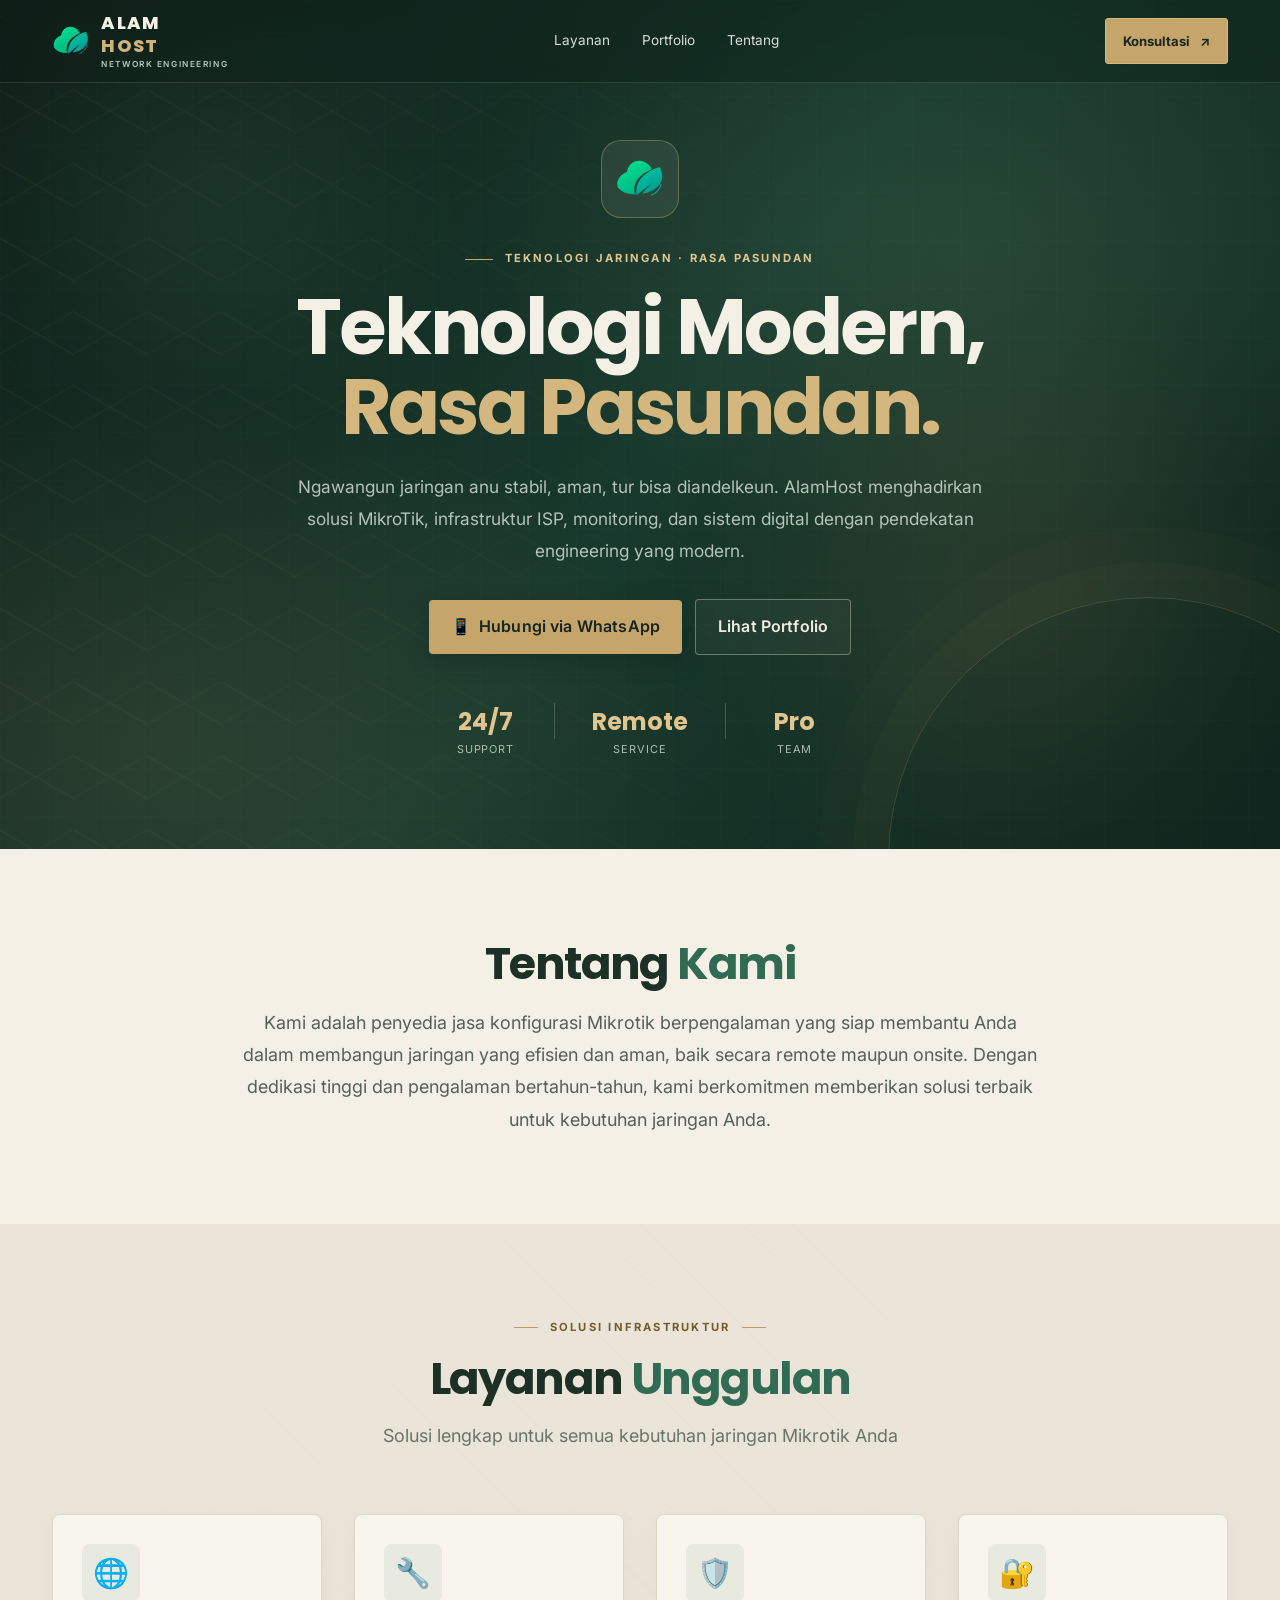
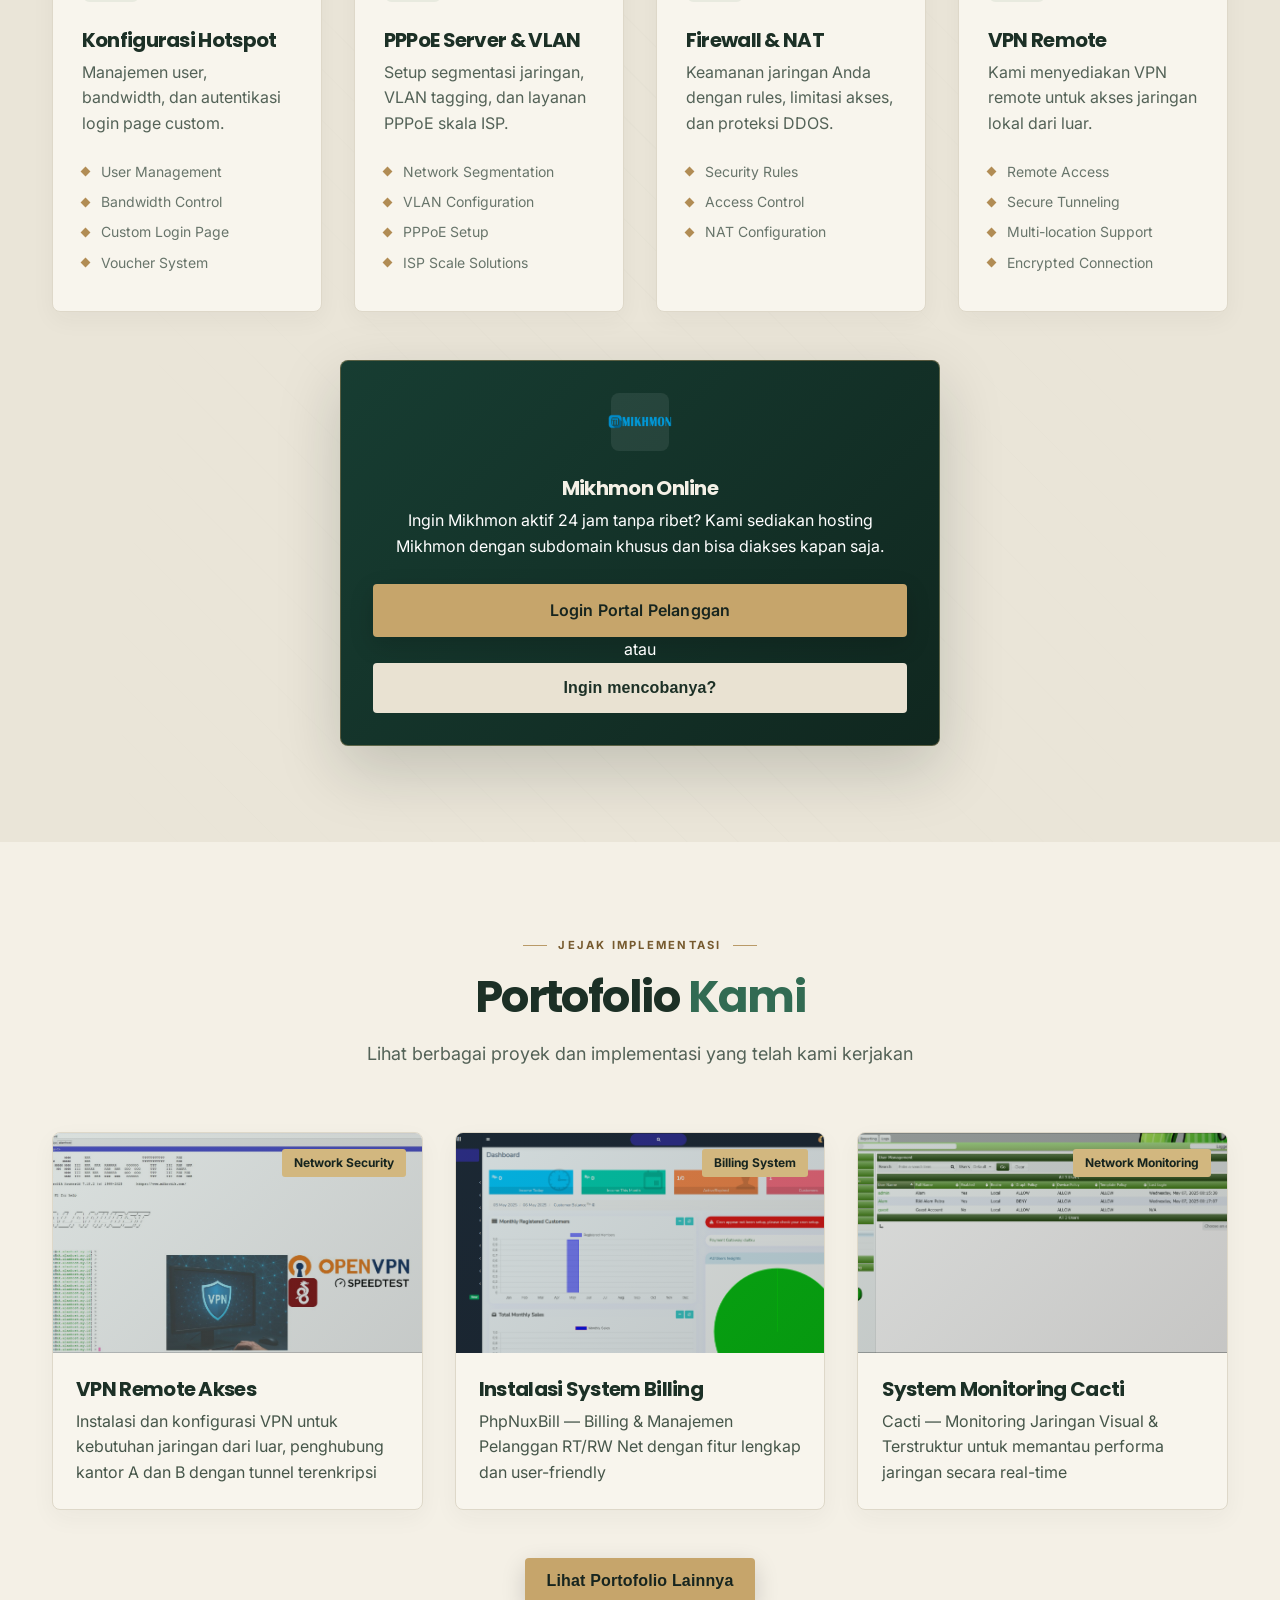
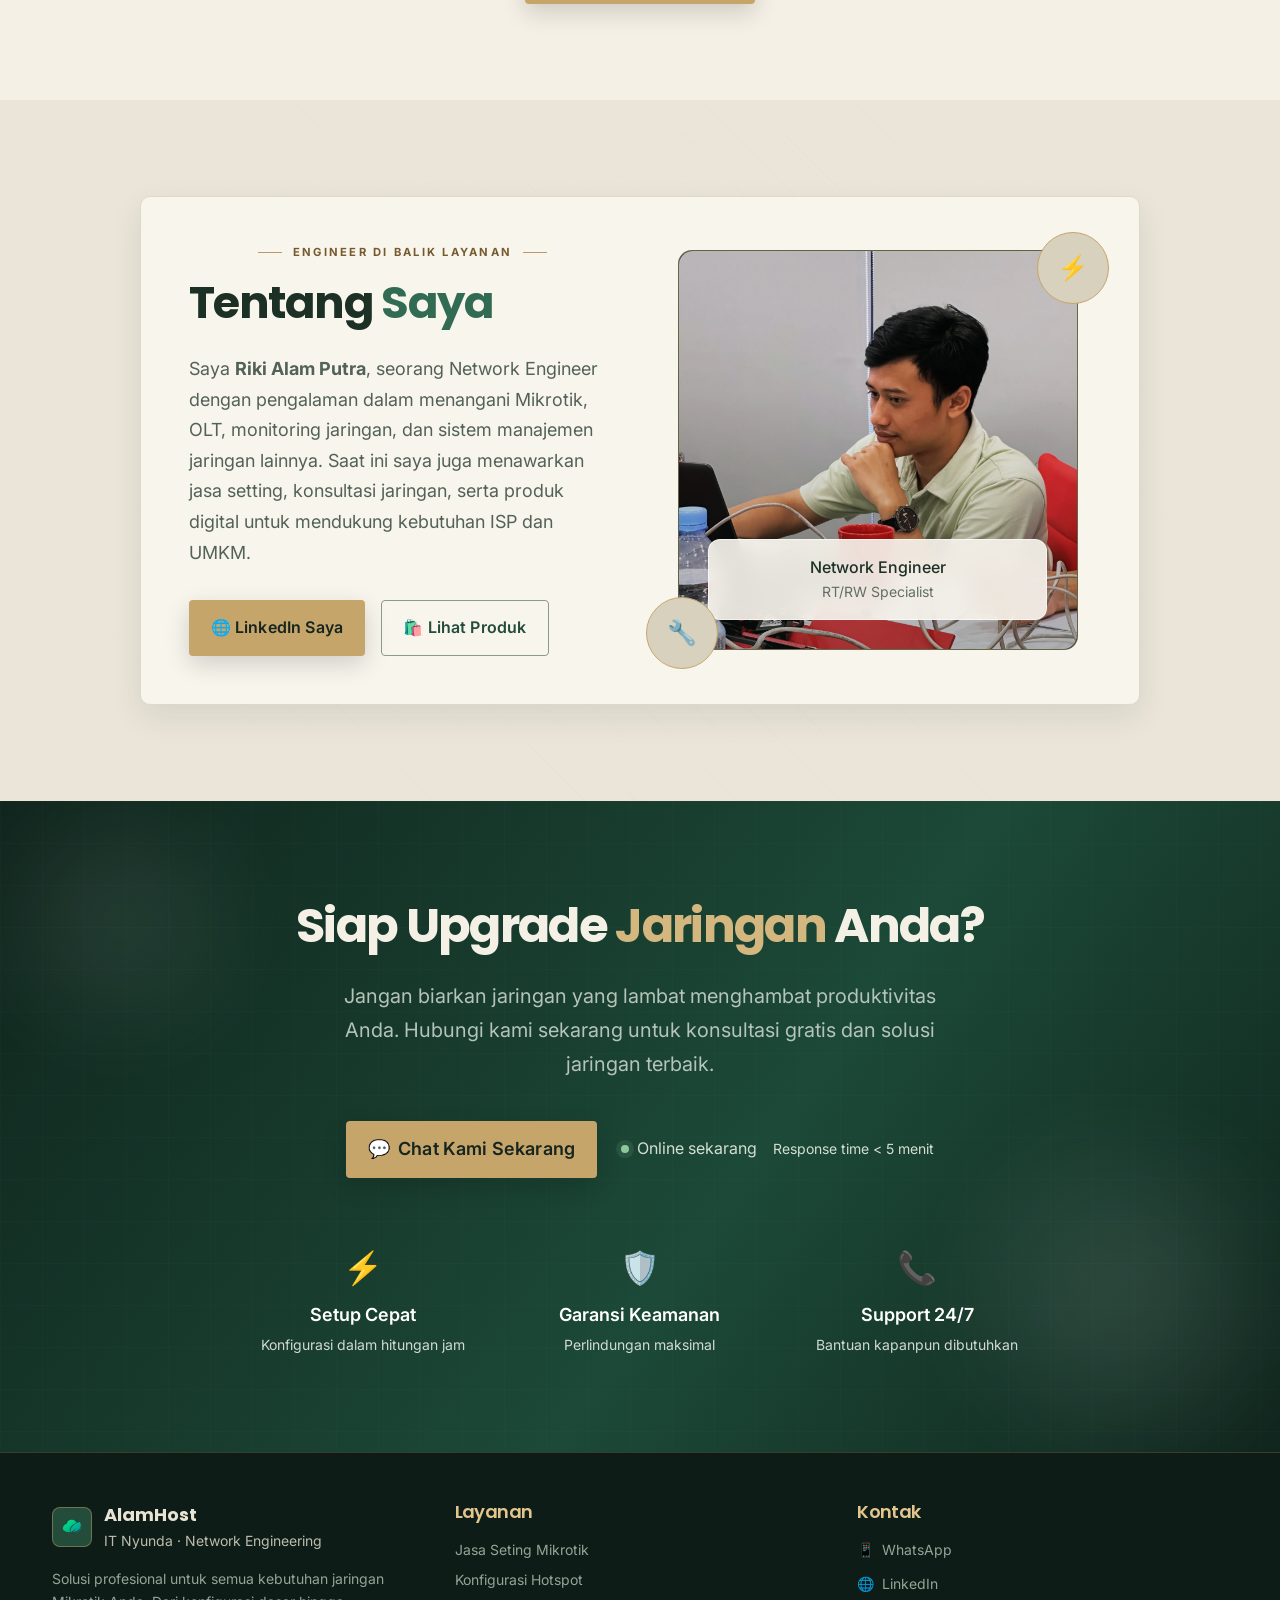
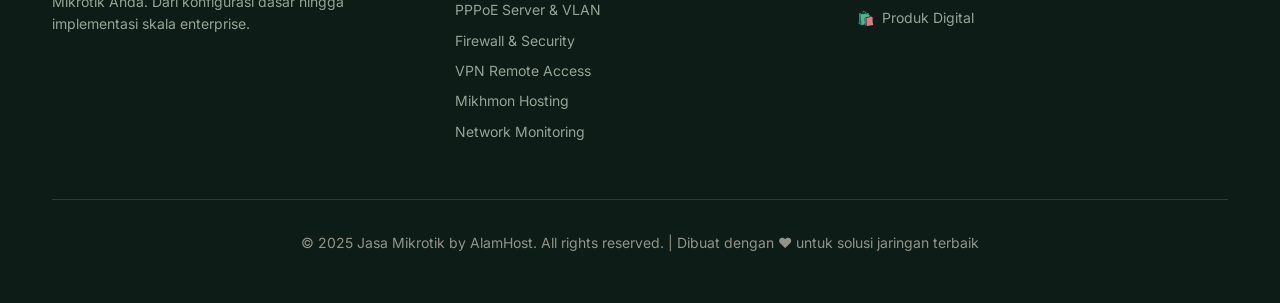
<file: index.html>
<!DOCTYPE html>
<html lang="id">
<head>
    <meta charset="UTF-8">
    <meta name="viewport" content="width=device-width, initial-scale=1.0">
    <title>Jasa Setting Mikrotik Profesional | AlamHost</title>
    <meta name="description" content="Layanan konfigurasi dan optimasi Mikrotik untuk jaringan rumah, kantor, hingga skala UMKM. Hotspot, PPPoE, VPN, Firewall - solusi jaringan yang stabil dan aman.">
    <meta name="keywords" content="jasa mikrotik, setting mikrotik, konfigurasi jaringan, hotspot mikrotik, pppoe server, vpn mikrotik, firewall, alamhost">
    <meta name="author" content="Riki Alam Putra - AlamHost">
    
    <!-- Fonts -->
    <link rel="preconnect" href="https://fonts.googleapis.com">
    <link rel="preconnect" href="https://fonts.gstatic.com" crossorigin>
    <link href="https://fonts.googleapis.com/css2?family=Poppins:ital,wght@0,300;0,400;0,500;0,600;0,700;0,800&family=Inter:wght@300;400;500;600;700&display=swap" rel="stylesheet">
    
    <link rel="icon" href="assets/icon.png" type="image/png">
    <link rel="stylesheet" href="style.css">
    
    <!-- Open Graph -->
    <meta property="og:title" content="Jasa Setting Mikrotik Profesional | AlamHost">
    <meta property="og:description" content="Layanan konfigurasi dan optimasi Mikrotik untuk jaringan rumah, kantor, hingga skala UMKM. Hotspot, PPPoE, VPN, Firewall - solusi jaringan yang stabil dan aman.">
    <meta property="og:type" content="website">
    <meta property="og:image" content="assets/alamhost-logo.svg">
</head>
<body>
    <!-- Pasundan Tech Navigation -->
    <nav class="site-nav" aria-label="Navigasi utama">
        <div class="nav-inner container">
            <a class="nav-brand" href="#" aria-label="AlamHost Beranda"><img src="assets/alamhost-logo.svg" alt="" class="nav-logo"><span>ALAM<span class="brand-accent">HOST</span><small>NETWORK ENGINEERING</small></span></a>
            <div class="nav-links"><a href="#layanan">Layanan</a><a href="#portfolio">Portfolio</a><a href="#tentang">Tentang</a></div>
            <a class="nav-contact" href="https://tinyurl.com/alamhost" target="_blank" rel="noopener noreferrer">Konsultasi <span>↗</span></a>
        </div>
    </nav>

    <!-- Hero Section -->
    <section class="hero">
        <div class="hero-bg"></div>
        <div class="hero-decorations">
            <div class="decoration decoration-1"></div>
            <div class="decoration decoration-2"></div>
        </div>
        
        <div class="container">
            <div class="hero-content">
                <div class="logo-container">
                    <img src="assets/alamhost-logo.svg" alt="AlamHost Logo" class="hero-logo">
                </div>
                
                <div class="hero-kicker"><span class="kicker-line"></span> TEKNOLOGI JARINGAN · RASA PASUNDAN</div>
                <h1 class="cta-title hero-heading">
                    Teknologi Modern,<br><span class="highlight">Rasa Pasundan.</span>
                </h1>
                
                <p class="hero-description">
                    Ngawangun jaringan anu stabil, aman, tur bisa diandelkeun. AlamHost menghadirkan solusi MikroTik, infrastruktur ISP, monitoring, dan sistem digital dengan pendekatan engineering yang modern.
                </p>
                
                <div class="hero-buttons">
                    <a href="https://tinyurl.com/alamhost" class="btn btn-primary" target="_blank" rel="noopener noreferrer">
                        <span>📱</span>
                        Hubungi via WhatsApp
                    </a>
                    <a href="#portfolio" class="btn btn-outline">Lihat Portfolio</a>
                </div>
                
                <div class="hero-stats">
                    <div class="stat">
                        <div class="stat-number">24/7</div>
                        <div class="stat-label">Support</div>
                    </div>
                    <div class="stat-divider"></div>
                    <div class="stat">
                        <div class="stat-number">Remote</div>
                        <div class="stat-label">Service</div>
                    </div>
                    <div class="stat-divider"></div>
                    <div class="stat">
                        <div class="stat-number">Pro</div>
                        <div class="stat-label">Team</div>
                    </div>
                </div>
            </div>
        </div>
    </section>

    <!-- About Us Section -->
    <section class="about-us" id="tentang">
        <div class="container">
            <div class="section-content">
                <h2 class="section-title">Tentang <span class="text-primary">Kami</span></h2>
                <p class="section-description">
                    Kami adalah penyedia jasa konfigurasi Mikrotik berpengalaman yang siap membantu Anda dalam membangun jaringan yang efisien dan aman, baik secara remote maupun onsite. Dengan dedikasi tinggi dan pengalaman bertahun-tahun, kami berkomitmen memberikan solusi terbaik untuk kebutuhan jaringan Anda.
                </p>
            </div>
        </div>
    </section>

    <!-- Services Section -->
    <section class="services" id="layanan">
        <div class="container">
            <div class="section-header">
                <div class="section-kicker">SOLUSI INFRASTRUKTUR</div>
                <h2 class="section-title">Layanan <span class="text-primary">Unggulan</span></h2>
                <p class="section-subtitle">Solusi lengkap untuk semua kebutuhan jaringan Mikrotik Anda</p>
            </div>

            <div class="services-grid">
                <div class="service-card">
                    <div class="service-icon">🌐</div>
                    <h3 class="service-title">Konfigurasi Hotspot</h3>
                    <p class="service-description">Manajemen user, bandwidth, dan autentikasi login page custom.</p>
                    <ul class="service-features">
                        <li>User Management</li>
                        <li>Bandwidth Control</li>
                        <li>Custom Login Page</li>
                        <li>Voucher System</li>
                    </ul>
                </div>

                <div class="service-card">
                    <div class="service-icon">🔧</div>
                    <h3 class="service-title">PPPoE Server & VLAN</h3>
                    <p class="service-description">Setup segmentasi jaringan, VLAN tagging, dan layanan PPPoE skala ISP.</p>
                    <ul class="service-features">
                        <li>Network Segmentation</li>
                        <li>VLAN Configuration</li>
                        <li>PPPoE Setup</li>
                        <li>ISP Scale Solutions</li>
                    </ul>
                </div>

                <div class="service-card">
                    <div class="service-icon">🛡️</div>
                    <h3 class="service-title">Firewall & NAT</h3>
                    <p class="service-description">Keamanan jaringan Anda dengan rules, limitasi akses, dan proteksi DDOS.</p>
                    <ul class="service-features">
                        <li>Security Rules</li>
                        <li>Access Control</li>
                       <!-- <li>DDOS Protection</li> -->
                        <li>NAT Configuration</li>
                    </ul>
                </div>

                <div class="service-card">
                    <div class="service-icon">🔐</div>
                    <h3 class="service-title">VPN Remote</h3>
                    <p class="service-description">Kami menyediakan VPN remote untuk akses jaringan lokal dari luar.</p>
                    <ul class="service-features">
                        <li>Remote Access</li>
                        <li>Secure Tunneling</li>
                        <li>Multi-location Support</li>
                        <li>Encrypted Connection</li>
                    </ul>
                </div>
            </div>

            <!-- Mikhmon Special Card -->
<div class="mikhmon-card">
    <div class="mikhmon-content">
        <div class="service-icon">
            <img src="assets/mikhmon-teks.png" alt="Mikhmon" class="mikhmon-image">
        </div>
        <h3 class="service-title">Mikhmon Online</h3>
        <p class="service-description-mikhmon">
            Ingin Mikhmon aktif 24 jam tanpa ribet? Kami sediakan hosting Mikhmon dengan subdomain khusus dan bisa diakses kapan saja.
        </p>

        <!-- Tombol Login Portal (posisi atas) -->
	<a href="https://myar.alamhost.com" target="_blank" 
   	class="btn btn-primary btn-full mb-2">
   	Login Portal Pelanggan
	</a>
	<a>atau</a>
	<!-- Tombol form trial (bawah) -->
	<button id="toggleMikhmonBtn" class="btn btn-secondary btn-full">
    	Ingin mencobanya?
	</button>
        <form id="mikhmonForm" class="mikhmon-form hidden mt-3">
            <div class="form-group">
                <label for="nama">Nama Lengkap</label>
                <input type="text" id="nama" placeholder="Masukkan nama lengkap" required>
            </div>
            <div class="form-group">
                <label for="wa">Nomor WhatsApp</label>
                <input type="tel" id="wa" placeholder="08xxxxxxxxxx" required>
            </div>
            <div class="form-group">
                <label for="subdomain">Nama Hotspot</label>
                <div class="input-group">
                    <input type="text" id="subdomain" placeholder="nama-anda" required>
                    <span class="input-suffix">.alamhost.com</span>
                </div>
            </div>
            <div class="form-group">
                <label for="langganan">Lama Berlangganan</label>
                <input type="text" id="langganan" value="1 Tahun">
            </div>
	    <div class="form-group">
                <label for="Versiros">Versi ROS Mikrotik</label>
                <input type="text" id="versiros" value="ROS 7">
            </div>
            <button type="submit" class="btn btn-primary btn-full">
                Kirim Permintaan via WhatsApp
            </button>
        </form>
    </div>
</div>

<!--            <div class="mikhmon-card">
                <div class="mikhmon-content">
                    <div class="service-icon">
                        <img src="assets/mikhmon-teks.png" alt="Mikhmon" class="mikhmon-image">
                    </div>
                    <h3 class="service-title">Mikhmon Online</h3>
                    <p class="service-description-mikhmon">
                        Ingin Mikhmon aktif 24 jam tanpa ribet? Kami sediakan hosting Mikhmon dengan subdomain khusus dan bisa diakses kapan saja.
                    </p>
        		<a href="https://mangpay.alamhost.com" target="_blank" class="btn btn-secondary">
        	    	Login Portal Pelanggan
        		</a>
                    <button id="toggleMikhmonBtn" class="btn btn-secondary">Ingin mencobanya?</button>
                    
                    <form id="mikhmonForm" class="mikhmon-form hidden">
                        <div class="form-group">
                            <label for="nama">Nama Lengkap</label>
                            <input type="text" id="nama" placeholder="Masukkan nama lengkap" required>
                        </div>
                        <div class="form-group">
                            <label for="wa">Nomor WhatsApp</label>
                            <input type="tel" id="wa" placeholder="08xxxxxxxxxx" required>
                        </div>
                        <div class="form-group">
                            <label for="subdomain">Subdomain yang Diinginkan</label>
                            <div class="input-group">
                                <input type="text" id="subdomain" placeholder="nama-anda" required>
                                <span class="input-suffix">.alamhost.com</span>
                            </div>
                        </div>
                        <div class="form-group">
                            <label for="langganan">Lama Berlangganan</label>
                            <input type="text" id="langganan" value="1 Tahun">
                        </div>
                        <button type="submit" class="btn btn-primary btn-full">Kirim Permintaan via WhatsApp</button>
                    </form>
                </div>
            </div>-->
        </div>
    </section>

    <!-- Portfolio Section -->
    <section id="portfolio" class="portfolio">
        <div class="container">
            <div class="section-header">
                <div class="section-kicker">JEJAK IMPLEMENTASI</div>
                <h2 class="section-title">Portofolio <span class="text-primary">Kami</span></h2>
                <p class="section-subtitle">Lihat berbagai proyek dan implementasi yang telah kami kerjakan</p>
            </div>

            <div class="portfolio-grid">
                <div class="portfolio-card">
                    <div class="portfolio-image">
                        <img src="assets/vpn.png" alt="VPN Remote Akses">
                        <div class="portfolio-overlay">
                            <span class="portfolio-category">Network Security</span>
                        </div>
                    </div>
                    <div class="portfolio-content">
                        <h3 class="portfolio-title">VPN Remote Akses</h3>
                        <p class="portfolio-description">
                            Instalasi dan konfigurasi VPN untuk kebutuhan jaringan dari luar, penghubung kantor A dan B dengan tunnel terenkripsi
                        </p>
                    </div>
                </div>

                <div class="portfolio-card">
                    <div class="portfolio-image">
                        <img src="assets/billing.png" alt="System Billing">
                        <div class="portfolio-overlay">
                            <span class="portfolio-category">Billing System</span>
                        </div>
                    </div>
                    <div class="portfolio-content">
                        <h3 class="portfolio-title">Instalasi System Billing</h3>
                        <p class="portfolio-description">
                            PhpNuxBill — Billing & Manajemen Pelanggan RT/RW Net dengan fitur lengkap dan user-friendly
                        </p>
                    </div>
                </div>

                <div class="portfolio-card">
                    <div class="portfolio-image">
                        <img src="assets/cacti.png" alt="System Monitoring Cacti">
                        <div class="portfolio-overlay">
                            <span class="portfolio-category">Network Monitoring</span>
                        </div>
                    </div>
                    <div class="portfolio-content">
                        <h3 class="portfolio-title">System Monitoring Cacti</h3>
                        <p class="portfolio-description">
                            Cacti — Monitoring Jaringan Visual & Terstruktur untuk memantau performa jaringan secara real-time
                        </p>
                    </div>
                </div>

                <div class="portfolio-card hidden">
                    <div class="portfolio-image">
                        <img src="assets/zabbix.png" alt="System Monitoring Zabbix">
                        <div class="portfolio-overlay">
                            <span class="portfolio-category">Network Monitoring</span>
                        </div>
                    </div>
                    <div class="portfolio-content">
                        <h3 class="portfolio-title">System Monitoring Zabbix</h3>
                        <p class="portfolio-description">
                            Zabbix — Monitoring Jaringan Lengkap & Proaktif dengan alerting sistem yang canggih
                        </p>
                    </div>
                </div>

                <div class="portfolio-card hidden">
                    <div class="portfolio-image">
                        <img src="assets/uptime.png" alt="System Monitoring Uptime">
                        <div class="portfolio-overlay">
                            <span class="portfolio-category">Uptime Monitoring</span>
                        </div>
                    </div>
                    <div class="portfolio-content">
                        <h3 class="portfolio-title">System Monitoring Uptime</h3>
                        <p class="portfolio-description">
                            Uptime Kuma — Monitoring Real-time, Ringan & Andal untuk memantau uptime layanan
                        </p>
                    </div>
                </div>

                <div class="portfolio-card hidden">
                    <div class="portfolio-image">
                        <img src="assets/radius.png" alt="System Radius">
                        <div class="portfolio-overlay">
                            <span class="portfolio-category">Authentication</span>
                        </div>
                    </div>
                    <div class="portfolio-content">
                        <h3 class="portfolio-title">System Radius</h3>
                        <p class="portfolio-description">
                            FreeRADIUS + daloRADIUS — Otomatisasi Autentikasi untuk manajemen user yang terpusat
                        </p>
                    </div>
                </div>

                <div class="portfolio-card download-card hidden">
                    <div class="download-content">
                        <div class="download-icon">📥</div>
                        <h3 class="portfolio-title">Firmware Fiberhome</h3>
                        <p class="portfolio-description">
                            Unduh Firmware Fiberhome Dualband untuk kebutuhan ADD koneksi WAN dengan optimasi terbaru
                        </p>
                        <a href="assets/FW_FIBERHOME_DUAL-BAND.bin" class="btn btn-secondary" download>
                            📥 Download Sekarang
                        </a>
                    </div>
                </div>
            </div>

            <div class="portfolio-more">
                <button id="showMoreBtn" class="btn btn-primary">Lihat Portofolio Lainnya</button>
            </div>
        </div>
    </section>

    <!-- Personal About Section -->
    <section class="personal-about">
        <div class="container">
            <div class="about-card">
                <div class="about-content">
                    <div class="about-text">
                        <div class="section-kicker">ENGINEER DI BALIK LAYANAN</div>
                        <h2 class="section-title">Tentang <span class="text-primary">Saya</span></h2>
                        <p class="about-description">
                            Saya <strong>Riki Alam Putra</strong>, seorang Network Engineer dengan pengalaman dalam menangani Mikrotik, OLT, monitoring jaringan, dan sistem manajemen jaringan lainnya. Saat ini saya juga menawarkan jasa setting, konsultasi jaringan, serta produk digital untuk mendukung kebutuhan ISP dan UMKM.
                        </p>
                        <div class="about-buttons">
                            <a href="https://www.linkedin.com/in/rikialamputra" target="_blank" rel="noopener noreferrer" class="btn btn-primary">
                                🌐 LinkedIn Saya
                            </a>
                            <a href="https://lynk.id/rikialamputra/page/produk" target="_blank" rel="noopener noreferrer" class="btn btn-outline">
                                🛍️ Lihat Produk
                            </a>
                        </div>
                    </div>
                    <div class="about-visual">
                        <div class="profile-card">
                            <div class="profile-avatar">
                                <img src="assets/profile.jpg" alt="Riki Alam Putra" class="profile-image">
                            </div>
                            <div class="profile-info">
                                <div class="profile-title">Network Engineer</div>
                                <div class="profile-subtitle">RT/RW Specialist</div>
                            </div>
                        </div>
                        <div class="floating-icon icon-1">⚡</div>
                        <div class="floating-icon icon-2">🔧</div>
                    </div>
                </div>
            </div>
        </div>
    </section>

    <!-- CTA Section -->
    <section class="cta">
        <div class="cta-bg"></div>
        <div class="cta-decorations">
            <div class="decoration decoration-3"></div>
            <div class="decoration decoration-4"></div>
        </div>
        
        <div class="container">
            <div class="cta-content">
                <h2 class="cta-title">
                    Siap Upgrade <span class="highlight">Jaringan</span> Anda?
                </h2>
                
                <p class="cta-description">
                    Jangan biarkan jaringan yang lambat menghambat produktivitas Anda. 
                    Hubungi kami sekarang untuk konsultasi gratis dan solusi jaringan terbaik.
                </p>
                
                <div class="cta-buttons">
                    <a href="https://tinyurl.com/alamhost" class="btn btn-primary btn-large" target="_blank" rel="noopener noreferrer">
                        <span>💬</span>
                        Chat Kami Sekarang
                    </a>
                    <div class="cta-status">
                        <div class="status-indicator">
                            <span class="status-dot"></span>
                            <span>Online sekarang</span>
                        </div>
                        <div class="response-time">Response time &lt; 5 menit</div>
                    </div>
                </div>
                
                <div class="cta-features">
                    <div class="cta-feature">
                        <div class="feature-icon">⚡</div>
                        <div class="feature-title">Setup Cepat</div>
                        <div class="feature-description">Konfigurasi dalam hitungan jam</div>
                    </div>
                    <div class="cta-feature">
                        <div class="feature-icon">🛡️</div>
                        <div class="feature-title">Garansi Keamanan</div>
                        <div class="feature-description">Perlindungan maksimal</div>
                    </div>
                    <div class="cta-feature">
                        <div class="feature-icon">📞</div>
                        <div class="feature-title">Support 24/7</div>
                        <div class="feature-description">Bantuan kapanpun dibutuhkan</div>
                    </div>
                </div>
            </div>
        </div>
    </section>

    <!-- Footer -->
    <footer class="footer">
        <div class="container">
            <div class="footer-content">
                <div class="footer-section">
                    <div class="footer-brand">
                        <div class="brand-logo">
                            <img src="assets/alamhost-logo.svg" alt="AlamHost Logo" style="width:1.2em; height:auto; object-fit:contain; display:block; max-width:100%;">
                        </div>
                        <div class="brand-info">
                            <div class="brand-name">AlamHost</div>
                            <div class="brand-tagline">IT Nyunda · Network Engineering</div>
                        </div>
                    </div>
                    <p class="footer-description">
                        Solusi profesional untuk semua kebutuhan jaringan Mikrotik Anda. 
                        Dari konfigurasi dasar hingga implementasi skala enterprise.
                    </p>
                </div>
                
                <div class="footer-section">
                    <h3 class="footer-title">Layanan</h3>
                    <ul class="footer-links">
                        <li>Jasa Seting Mikrotik</li>
                        <li>Konfigurasi Hotspot</li>
                        <li>PPPoE Server & VLAN</li>
                        <li>Firewall & Security</li>
                        <li>VPN Remote Access</li>
                        <li>Mikhmon Hosting</li>
                        <li>Network Monitoring</li>
                    </ul>
                </div>
                
                <div class="footer-section">
                    <h3 class="footer-title">Kontak</h3>
                    <div class="footer-contacts">
                        <a href="https://tinyurl.com/alamhost" class="contact-link">
                            <span>📱</span>
                            WhatsApp
                        </a>
                        <a href="https://www.linkedin.com/in/rikialamputra" target="_blank" rel="noopener noreferrer" class="contact-link">
                            <span>🌐</span>
                            LinkedIn
                        </a>
                        <a href="https://lynk.id/rikialamputra/page/produk" target="_blank" rel="noopener noreferrer" class="contact-link">
                            <span>🛍️</span>
                            Produk Digital
                        </a>
                    </div>
                </div>
            </div>
            
            <div class="footer-bottom">
                <p>&copy; 2025 Jasa Mikrotik by AlamHost. All rights reserved. | 
                <span>Dibuat dengan ❤️ untuk solusi jaringan terbaik</span></p>
            </div>
        </div>
    </footer>

    <script src="script.js"></script>
</body>
</html>
</file>
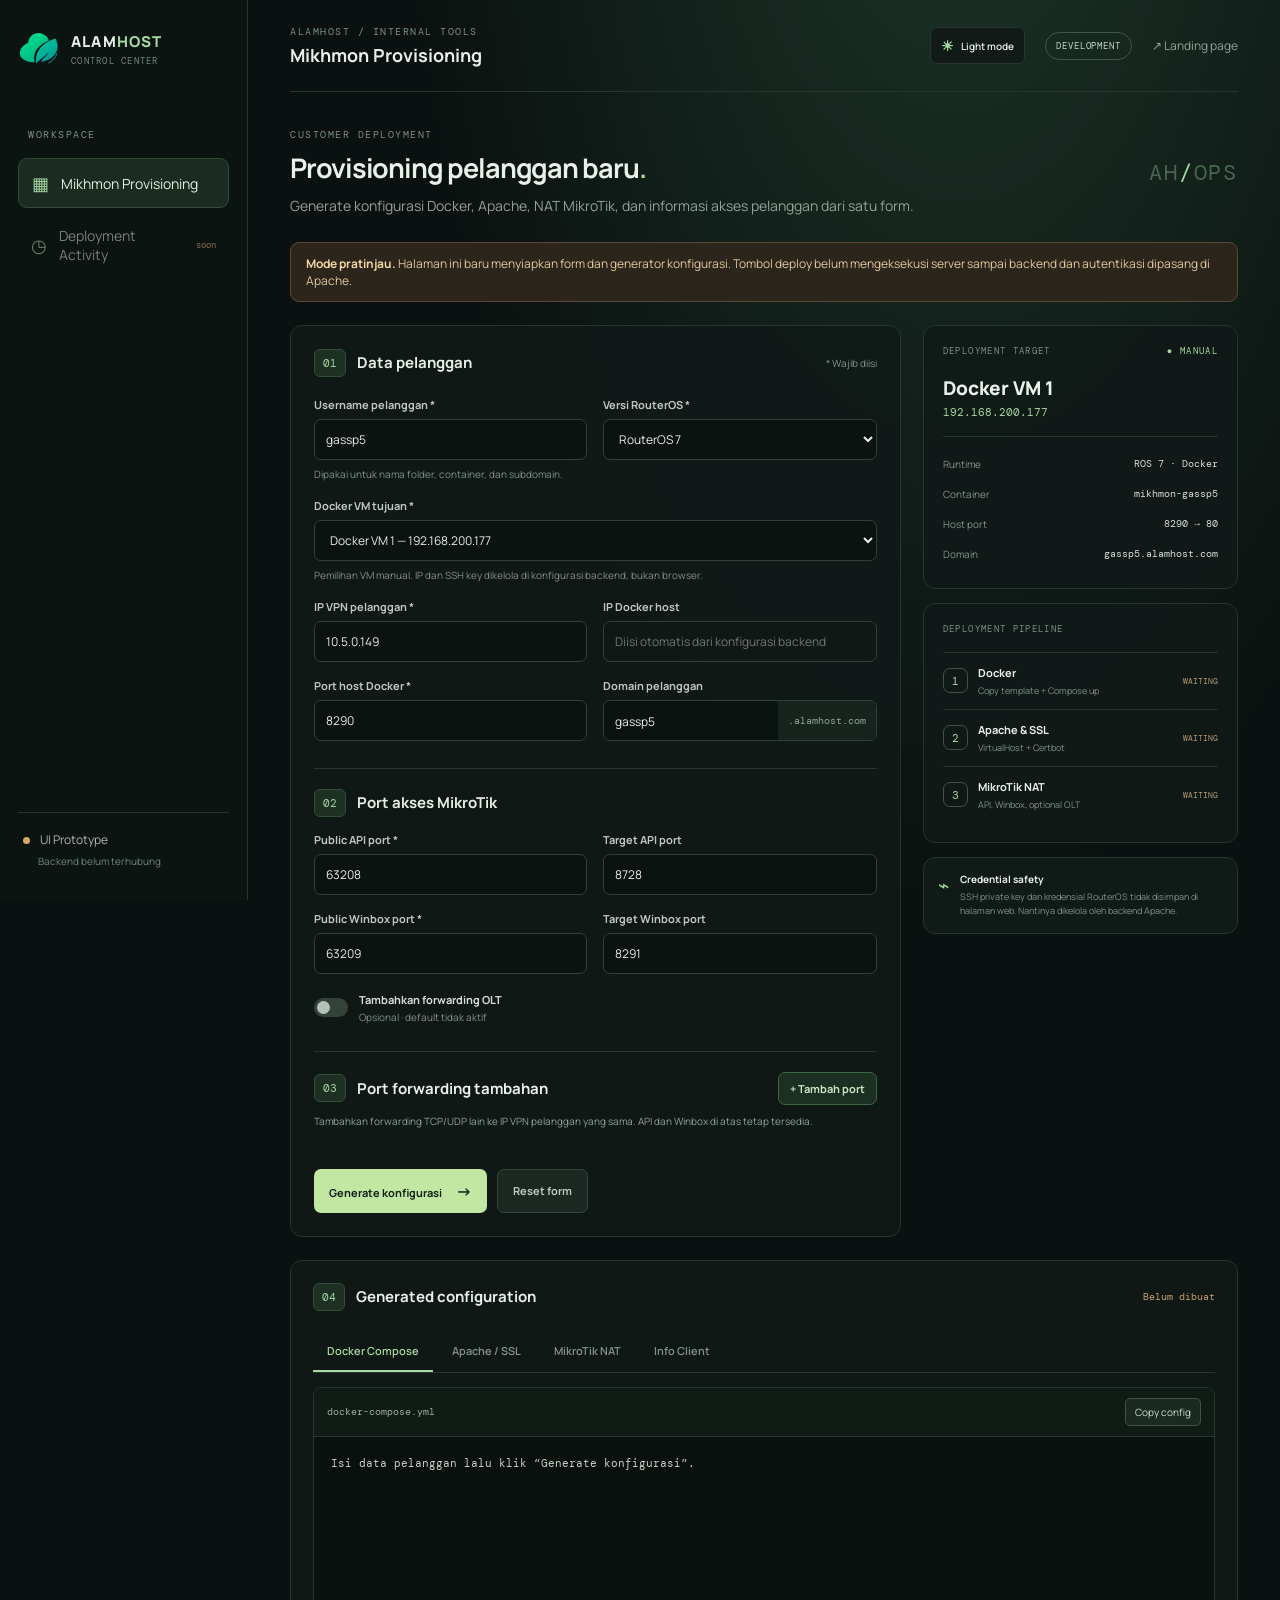
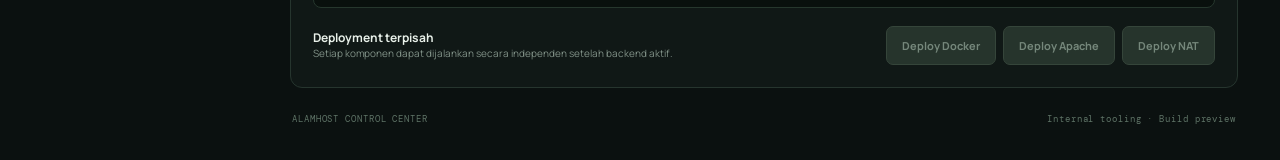
<file: admin/index.html>
<!doctype html>
<html lang="id">
<head>
  <meta charset="utf-8">
  <meta name="viewport" content="width=device-width,initial-scale=1">
  <meta name="robots" content="noindex,nofollow">
  <meta name="theme-color" content="#0b1110">
  <title>Mikhmon Provisioning · AlamHost</title>
  <link rel="preconnect" href="https://fonts.googleapis.com">
  <link rel="preconnect" href="https://fonts.gstatic.com" crossorigin>
  <link href="https://fonts.googleapis.com/css2?family=DM+Mono:wght@400;500&family=Manrope:wght@400;500;600;700;800&display=swap" rel="stylesheet">
  <link rel="stylesheet" href="./admin.css">
</head>
<body>
  <div class="app-shell">
    <aside class="sidebar">
      <a class="brand" href="../index.html"><img class="brand-mark" src="../assets/alamhost-logo.svg" alt="AlamHost"><span>ALAM<span class="accent">HOST</span><small>CONTROL CENTER</small></span></a>
      <div class="side-label">WORKSPACE</div>
      <a class="nav-item active" href="#provision"><span>▦</span> Mikhmon Provisioning</a>
      <a class="nav-item muted" href="#activity"><span>◷</span> Deployment Activity <em>soon</em></a>
      <div class="sidebar-bottom"><span class="status-dot"></span> UI Prototype <small>Backend belum terhubung</small></div>
    </aside>

    <main class="main">
      <header class="topbar">
        <div><div class="eyebrow">ALAMHOST / INTERNAL TOOLS</div><h1>Mikhmon Provisioning</h1></div>
        <div class="top-actions"><button type="button" class="theme-btn" id="themeToggle" aria-label="Ganti tema"><span id="themeIcon">☀</span><span id="themeLabel">Light mode</span></button><span class="env-chip"><i></i> DEVELOPMENT</span><a class="back-link" href="../index.html">↗ Landing page</a></div>
      </header>

      <section class="intro">
        <div><div class="eyebrow">CUSTOMER DEPLOYMENT</div><h2>Provisioning pelanggan baru<span>.</span></h2><p>Generate konfigurasi Docker, Apache, NAT MikroTik, dan informasi akses pelanggan dari satu form.</p></div>
        <div class="intro-mark">AH<span>/</span>OPS</div>
      </section>

      <div class="notice"><strong>Mode pratinjau.</strong> Halaman ini baru menyiapkan form dan generator konfigurasi. Tombol deploy belum mengeksekusi server sampai backend dan autentikasi dipasang di Apache.</div>

      <section class="workspace" id="provision">
        <div class="form-column">
          <div class="section-head"><div><span class="step">01</span><h3>Data pelanggan</h3></div><span class="required-note">* Wajib diisi</span></div>
          <form id="customerForm">
            <div class="field-grid">
              <label class="field"><span>Username pelanggan *</span><input id="username" value="gassp5" required pattern="[a-zA-Z0-9_-]{3,32}" autocomplete="off"><small>Dipakai untuk nama folder, container, dan subdomain.</small></label>
              <label class="field"><span>Versi RouterOS *</span><select id="ros"><option value="7">RouterOS 7</option><option value="6">RouterOS 6</option></select></label>
              <label class="field full"><span>Docker VM tujuan *</span><select id="dockerVm"><option value="vm1">Docker VM 1 — 192.168.200.177</option><option value="vm2">Docker VM 2 — 192.168.200.152</option><option value="vm3">Docker VM 3 — 192.168.200.182</option></select><small>Pemilihan VM manual. IP dan SSH key dikelola di konfigurasi backend, bukan browser.</small></label>
              <label class="field"><span>IP VPN pelanggan *</span><input id="vpnIp" value="10.5.0.149" inputmode="decimal" required></label>
              <label class="field"><span>IP Docker host</span><input id="dockerIp" placeholder="Diisi otomatis dari konfigurasi backend" disabled></label>
              <label class="field"><span>Port host Docker *</span><input id="dockerPort" type="number" min="1" max="65535" value="8290" required></label>
              <label class="field"><span>Domain pelanggan</span><div class="input-suffix"><input id="domain" value="gassp5" autocomplete="off"><b>.alamhost.com</b></div></label>
            </div>

            <div class="section-head subhead"><div><span class="step">02</span><h3>Port akses MikroTik</h3></div></div>
            <div class="field-grid">
              <label class="field"><span>Public API port *</span><input id="publicApi" type="number" min="1" max="65535" value="63208"></label>
              <label class="field"><span>Target API port</span><input id="targetApi" type="number" min="1" max="65535" value="8728"></label>
              <label class="field"><span>Public Winbox port *</span><input id="publicWinbox" type="number" min="1" max="65535" value="63209"></label>
              <label class="field"><span>Target Winbox port</span><input id="targetWinbox" type="number" min="1" max="65535" value="8291"></label>
            </div>
            <label class="toggle-row"><input type="checkbox" id="enableOlt"><span class="toggle"></span><span><b>Tambahkan forwarding OLT</b><small>Opsional · default tidak aktif</small></span></label>
            <div class="field-grid olt-fields hidden" id="oltFields">
              <label class="field"><span>Public OLT port</span><input id="publicOlt" type="number" value="49115"></label>
              <label class="field"><span>Target OLT port</span><input id="targetOlt" type="number" value="80"></label>
            </div>

                        <div class="section-head subhead"><div><span class="step">03</span><h3>Port forwarding tambahan</h3></div><button type="button" class="btn btn-add" id="addForward">+ Tambah port</button></div>
            <p class="section-hint">Tambahkan forwarding TCP/UDP lain ke IP VPN pelanggan yang sama. API dan Winbox di atas tetap tersedia.</p>
            <div id="forwardList" class="forward-list"></div>

            <div class="form-actions"><button type="button" class="btn btn-primary" id="generateBtn">Generate konfigurasi <span>→</span></button><button type="reset" class="btn btn-ghost">Reset form</button></div>
          </form>
        </div>

        <aside class="summary-column">
          <div class="summary-card">
            <div class="summary-title">DEPLOYMENT TARGET <span class="live-indicator">● MANUAL</span></div>
            <div class="target-name" id="targetName">Docker VM 1</div><div class="target-ip" id="targetIp">192.168.200.177</div>
            <div class="summary-divider"></div>
            <div class="summary-row"><span>Runtime</span><b id="runtimeName">ROS 7 · Docker</b></div>
            <div class="summary-row"><span>Container</span><b id="containerName">mikhmon-gassp5</b></div>
            <div class="summary-row"><span>Host port</span><b id="summaryPort">8290 → 80</b></div>
            <div class="summary-row"><span>Domain</span><b id="summaryDomain">gassp5.alamhost.com</b></div>
          </div>
          <div class="pipeline-card">
            <div class="summary-title">DEPLOYMENT PIPELINE</div>
            <div class="pipeline-step"><span class="pipeline-icon">1</span><div><b>Docker</b><small>Copy template + Compose up</small></div><span class="pending">WAITING</span></div>
            <div class="pipeline-step"><span class="pipeline-icon">2</span><div><b>Apache & SSL</b><small>VirtualHost + Certbot</small></div><span class="pending">WAITING</span></div>
            <div class="pipeline-step"><span class="pipeline-icon">3</span><div><b>MikroTik NAT</b><small>API, Winbox, optional OLT</small></div><span class="pending">WAITING</span></div>
          </div>
          <div class="safe-note"><span>⌁</span><div><b>Credential safety</b><small>SSH private key dan kredensial RouterOS tidak disimpan di halaman web. Nantinya dikelola oleh backend Apache.</small></div></div>
        </aside>
      </section>

      <section class="outputs" id="outputs">
        <div class="section-head"><div><span class="step">04</span><h3>Generated configuration</h3></div><span class="output-state" id="outputState">Belum dibuat</span></div>
        <div class="tabs" role="tablist">
          <button class="tab active" data-tab="docker">Docker Compose</button><button class="tab" data-tab="apache">Apache / SSL</button><button class="tab" data-tab="nat">MikroTik NAT</button><button class="tab" data-tab="client">Info Client</button>
        </div>
        <div class="output-panel">
          <div class="output-toolbar"><span id="outputTitle">docker-compose.yml</span><button class="copy-btn" id="copyBtn">Copy config</button></div>
          <pre id="outputCode">Isi data pelanggan lalu klik “Generate konfigurasi”.</pre>
        </div>
        <div class="deploy-actions">
          <div><b>Deployment terpisah</b><small>Setiap komponen dapat dijalankan secara independen setelah backend aktif.</small></div>
          <div class="deploy-buttons"><button class="btn btn-deploy" data-deploy="docker" disabled>Deploy Docker</button><button class="btn btn-deploy" data-deploy="apache" disabled>Deploy Apache</button><button class="btn btn-deploy" data-deploy="nat" disabled>Deploy NAT</button></div>
        </div>
      </section>
      <footer id="activity"><span>ALAMHOST CONTROL CENTER</span><span>Internal tooling · Build preview</span></footer>
    </main>
  </div>
  <div class="toast" id="toast" role="status"></div>
  <script src="./admin.js"></script>
</body>
</html>
</file>
<file: style.css>
/* Reset and Base Styles */
* {
    margin: 0;
    padding: 0;
    box-sizing: border-box;
}

:root {
    /* Professional Color Palette */
    --primary: #3b82f6;
    --primary-dark: #1e40af;
    --primary-light: #dbeafe;
    --secondary: #f8fafc;
    --accent: #3b82f6;
    --foreground: #1e293b;
    --muted: #64748b;
    --background: #ffffff;
    --border: #e2e8f0;
    --success: #10b981;
    --warning: #f59e0b;
    --info: #0ea5e9;
    
    /* Typography */
    --font-heading: 'Poppins', -apple-system, BlinkMacSystemFont, sans-serif;
    --font-body: 'Inter', -apple-system, BlinkMacSystemFont, sans-serif;
    
    /* Spacing */
    --container-padding: 1.5rem;
    --section-padding: 5rem 0;
    
    /* Shadows */
    --shadow-sm: 0 1px 2px 0 rgb(0 0 0 / 0.05);
    --shadow-md: 0 4px 6px -1px rgb(0 0 0 / 0.1), 0 2px 4px -2px rgb(0 0 0 / 0.1);
    --shadow-lg: 0 10px 15px -3px rgb(0 0 0 / 0.1), 0 4px 6px -4px rgb(0 0 0 / 0.1);
    --shadow-xl: 0 20px 25px -5px rgb(0 0 0 / 0.1), 0 8px 10px -6px rgb(0 0 0 / 0.1);
    
    /* Transitions */
    --transition: all 0.3s cubic-bezier(0.4, 0, 0.2, 1);
}

body {
    font-family: var(--font-body);
    line-height: 1.6;
    color: var(--foreground);
    background-color: var(--background);
}

/* Container */
.container {
    max-width: 1200px;
    margin: 0 auto;
    padding: 0 var(--container-padding);
}

/* Typography */
h1, h2, h3, h4, h5, h6 {
    font-family: var(--font-heading);
    font-weight: 700;
    line-height: 1.2;
}

.section-title {
    font-size: 2.5rem;
    margin-bottom: 1rem;
    text-align: center;
}

.section-subtitle {
    font-size: 1.125rem;
    color: var(--muted);
    text-align: center;
    max-width: 600px;
    margin: 0 auto;
}

.section-description {
    font-size: 1.125rem;
    color: var(--muted);
    text-align: center;
    max-width: 800px;
    margin: 0 auto;
    line-height: 1.8;
}

.text-primary {
    color: var(--primary);
}

.highlight {
    color: #fbbf24;
}


/* Buttons */

.btn {
    display: inline-flex;
    align-items: center;
    gap: 0.5rem;
    padding: 0.75rem 1.5rem;
    border-radius: 0.5rem;
    font-weight: 600;
    text-decoration: none;
    transition: var(--transition);
    cursor: pointer;
    border: none;
    font-size: 1rem;
    white-space: nowrap;
}

.btn-primary {
    background-color: var(--primary);
    color: white;
}

.btn-primary:hover {
    background-color: var(--primary-dark);
    transform: translateY(-2px);
    box-shadow: var(--shadow-lg);
}

.btn-secondary {
    background-color: white;
    color: var(--primary);
    border: 2px solid transparent;
}

.btn-secondary:hover {
    background-color: #f8fafc;
    transform: translateY(-1px);
}

.btn-outline {
    background-color: transparent;
    color: rgb(0, 0, 0);
    border: 2px solid rgba(89, 93, 124, 0.3);
}

.btn-outline:hover {
    background-color: rgba(255, 255, 255, 0.1);
    border-color: rgba(255, 255, 255, 0.5);
}

.btn-large {
    padding: 1rem 2rem;
    font-size: 1.125rem;
}

.btn-full {
    width: 100%;
    justify-content: center;
}

/* Utility Classes */
.hidden {
    display: none !important;
}

/* Grid Pattern Background */
.bg-grid-pattern {
    background-image: 
        linear-gradient(rgba(255, 255, 255, 0.1) 1px, transparent 1px),
        linear-gradient(90deg, rgba(255, 255, 255, 0.1) 1px, transparent 1px);
    background-size: 20px 20px;
}

/* Hero Section */
.hero {
    min-height: 100vh;
    position: relative;
    display: flex;
    align-items: center;
    background: linear-gradient(135deg, var(--primary) 0%, #1e40af 50%, #1d4ed8 100%);
    overflow: hidden;
    color: white;
}

.hero-bg {
    position: absolute;
    inset: 0;
    background-image: 
        linear-gradient(rgba(255, 255, 255, 0.05) 1px, transparent 1px),
        linear-gradient(90deg, rgba(255, 255, 255, 0.05) 1px, transparent 1px);
    background-size: 20px 20px;
}

.hero-decorations {
    position: absolute;
    inset: 0;
    pointer-events: none;
}

.decoration {
    position: absolute;
    border-radius: 50%;
    filter: blur(60px);
    animation: pulse 4s ease-in-out infinite;
}

.decoration-1 {
    top: 5rem;
    left: 5rem;
    width: 16rem;
    height: 16rem;
    background-color: rgba(255, 255, 255, 0.1);
}

.decoration-2 {
    bottom: 5rem;
    right: 5rem;
    width: 24rem;
    height: 24rem;
    background-color: rgba(255, 255, 255, 0.1);
    animation-delay: 1s;
}

.hero-content {
    text-align: center;
    position: relative;
    z-index: 10;
    max-width: 1000px;
    margin: 0 auto;
}

.logo-container {
    margin-bottom: 2rem;
}

.hero-logo {
    width: 6rem;
    height: 6rem;
    object-fit: contain;
    background-color: rgba(255, 255, 255, 0.2);
    border-radius: 1rem;
    padding: 1rem;
    backdrop-filter: blur(10px);
    border: 1px solid rgba(255, 255, 255, 0.3);
}

.hero-title {
    font-size: 3.5rem;
    font-weight: 700;
    margin-bottom: 1.5rem;
    line-height: 1.1;
}

.hero-description {
    font-size: 1.25rem;
    margin-bottom: 2rem;
    opacity: 0.9;
    max-width: 800px;
    margin-left: auto;
    margin-right: auto;
    line-height: 1.7;
}

.hero-buttons {
    display: flex;
    flex-direction: column;
    gap: 1rem;
    align-items: center;
    margin-bottom: 3rem;
}

.hero-stats {
    display: flex;
    flex-direction: row;
    align-items: center;
    justify-content: center;
    gap: 1.25rem;
    flex-wrap: nowrap; /* jangan pindah ke kolom pada layar kecil */
}

.hero-stats .stat {
    min-width: 64px;
    text-align: center;
}

.hero-stats .stat-divider {
    width: 1px;
    height: 36px;
    background: rgba(30,41,59,0.08);
    align-self: stretch;
}

.stat {
    text-align: center;
}

.stat-number {
    font-size: 1.5rem;
    font-weight: 700;
}

.stat-label {
    font-size: 0.875rem;
}

.stat-divider {
    width: 1px;
    height: 3rem;
    background-color: rgba(255, 255, 255, 0.3);
}

/* About Us Section */
.about-us {
    padding: var(--section-padding);
    background-color: var(--background);
}

.section-content {
    max-width: 800px;
    margin: 0 auto;
    text-align: center;
}

/* Services Section */
.services {
    padding: var(--section-padding);
    background-color: var(--secondary);
}

.section-header {
    text-align: center;
    margin-bottom: 4rem;
}

.services-grid {
    display: grid;
    grid-template-columns: repeat(auto-fit, minmax(280px, 1fr));
    gap: 2rem;
    margin-bottom: 3rem;
}

.service-card {
    background: linear-gradient(145deg, #ffffff 0%, #f8fafc 100%);
    border-radius: 1rem;
    padding: 2rem;
    text-align: center;
    transition: var(--transition);
    border: 1px solid var(--border);
    box-shadow: var(--shadow-sm);
}

.service-card:hover {
    transform: translateY(-8px);
    box-shadow: var(--shadow-xl);
}

.service-icon {
    font-size: 3rem;
    margin-bottom: 1rem;
    transition: var(--transition);
}

.service-icon img,
.mikhmon-image {
    width: 64px; /* sesuaikan ukuran jika perlu */
    height: auto;
    display: block;
    margin: 0 auto;
}

.service-card:hover .service-icon {
    transform: scale(1.1);
}

.service-title {
    font-size: 1.25rem;
    margin-bottom: 0.5rem;
    color: var(--foreground);
}

.service-description {
    color: #002e6a;
    margin-bottom: 1.5rem;
}

.service-description-mikhmon {
    color: #ffffff;
    margin-bottom: 1.5rem;
}

.service-features {
    list-style: none;
    text-align: left;
}

.service-features li {
    display: flex;
    align-items: center;
    margin-bottom: 0.5rem;
    font-size: 0.875rem;
    color: var(--muted);
}

.service-features li::before {
    content: '';
    width: 0.5rem;
    height: 0.5rem;
    background-color: var(--primary);
    border-radius: 50%;
    margin-right: 0.75rem;
    flex-shrink: 0;
}

/* Mikhmon Special Card */
.mikhmon-card {
    max-width: 600px;
    margin: 0 auto;
    background: linear-gradient(135deg, var(--primary), var(--primary-dark));
    color: white;
    border-radius: 1rem;
    box-shadow: var(--shadow-xl);
}

.mikhmon-content {
    padding: 2rem;
    text-align: center;
}

.mikhmon-form {
    margin-top: 1.5rem;
    background-color: rgba(255, 255, 255, 0.1);
    padding: 1.5rem;
    border-radius: 0.75rem;
    backdrop-filter: blur(10px);
    border: 1px solid rgba(255, 255, 255, 0.2);
}

.form-group {
    margin-bottom: 1rem;
    text-align: left;
}

.form-group label {
    display: block;
    margin-bottom: 0.5rem;
    font-weight: 500;
    color: white;
}

.form-group input {
    width: 100%;
    padding: 0.75rem;
    border: 1px solid rgba(255, 255, 255, 0.3);
    border-radius: 0.5rem;
    background-color: rgba(255, 255, 255, 0.2);
    color: white;
    font-size: 1rem;
}

.form-group input::placeholder {
    color: rgba(255, 255, 255, 0.7);
}

.form-group input:focus {
    outline: none;
    border-color: rgba(255, 255, 255, 0.5);
    box-shadow: 0 0 0 3px rgba(255, 255, 255, 0.1);
}

.input-group {
    display: flex;
}

.input-group input {
    border-radius: 0.5rem 0 0 0.5rem;
    border-right: none;
}

.input-suffix {
    background-color: rgba(255, 255, 255, 0.2);
    border: 1px solid rgba(255, 255, 255, 0.3);
    border-left: none;
    padding: 0.75rem;
    border-radius: 0 0.5rem 0.5rem 0;
    color: rgba(255, 255, 255, 0.9);
    font-size: 0.875rem;
    display: flex;
    align-items: center;
}

/* Portfolio Section */
.portfolio {
    padding: var(--section-padding);
    background-color: var(--background);
}

.portfolio-grid {
    display: grid;
    grid-template-columns: repeat(auto-fit, minmax(350px, 1fr));
    gap: 2rem;
    margin-bottom: 3rem;
}

.portfolio-card {
    background: linear-gradient(145deg, #ffffff 0%, #f8fafc 100%);
    border-radius: 1rem;
    overflow: hidden;
    transition: var(--transition);
    box-shadow: var(--shadow-sm);
    border: 1px solid var(--border);
}

.portfolio-card:hover {
    transform: translateY(-8px);
    box-shadow: var(--shadow-xl);
}

.portfolio-image {
    position: relative;
    height: 200px;
    background-color: var(--secondary);
    overflow: hidden;
}

.portfolio-image img {
    width: 100%;
    height: 100%;
    object-fit: cover;
}

.portfolio-overlay {
    position: absolute;
    inset: 0;
    background: linear-gradient(135deg, var(--primary) 0%, var(--primary-dark) 100%);
    opacity: 0.1;
    transition: var(--transition);
    display: flex;
    align-items: flex-start;
    justify-content: flex-end;
    padding: 1rem;
}

.portfolio-card:hover .portfolio-overlay {
    opacity: 0.2;
}

.portfolio-category {
    background-color: var(--primary);
    color: white;
    padding: 0.25rem 0.75rem;
    border-radius: 9999px;
    font-size: 0.75rem;
    font-weight: 500;
}

.portfolio-content {
    padding: 1.5rem;
}

.portfolio-title {
    font-size: 1.25rem;
    margin-bottom: 0.5rem;
    transition: var(--transition);
}

.portfolio-card:hover .portfolio-title {
    color: var(--primary);
}

.portfolio-description {
    color: var(--muted);
    line-height: 1.6;
}

.download-card {
    background: linear-gradient(135deg, var(--primary), var(--primary-dark));
    color: white;
}

.download-content {
    padding: 2rem;
    text-align: center;
    height: 100%;
    display: flex;
    flex-direction: column;
    justify-content: center;
}

.download-icon {
    font-size: 3rem;
    margin-bottom: 1rem;
}

.download-card .portfolio-title {
    color: white;
    margin-bottom: 1rem;
}

.download-card .portfolio-description {
    color: rgba(255, 255, 255, 0.9);
    margin-bottom: 1.5rem;
}

.portfolio-more {
    text-align: center;
}

/* Personal About Section */
.personal-about {
    padding: var(--section-padding);
    background-color: var(--secondary);
}

.about-card {
    max-width: 1000px;
    margin: 0 auto;
    background: linear-gradient(145deg, #ffffff 0%, #f8fafc 100%);
    border-radius: 1rem;
    box-shadow: var(--shadow-lg);
    overflow: hidden;
}

.about-content {
    display: grid;
    grid-template-columns: 1fr;
    gap: 3rem;
    align-items: center;
    padding: 3rem;
}

.about-text {
    text-align: left;
}

.about-text .section-title {
    text-align: left;
    margin-bottom: 1.5rem;
}

.about-description {
    font-size: 1.125rem;
    line-height: 1.7;
    color: var(--muted);
    margin-bottom: 2rem;
}

.about-buttons {
    display: flex;
    flex-wrap: wrap;
    gap: 1rem;
}

.about-visual {
    position: relative;
    text-align: center;
}

.profile-card {
    width: 320px;
    height: 320px;
    background: linear-gradient(135deg, var(--primary), var(--primary-dark));
    border-radius: 1.5rem;
    margin: 0 auto;
    position: relative;
    overflow: hidden;
    display: flex;
    flex-direction: column;
    justify-content: center;
    align-items: center;
    color: white;
}

.profile-card::before {
    content: '';
    position: absolute;
    inset: 0;
    background-image: 
        linear-gradient(rgba(255, 255, 255, 0.1) 1px, transparent 1px),
        linear-gradient(90deg, rgba(255, 255, 255, 0.1) 1px, transparent 1px);
    background-size: 20px 20px;
    opacity: 0.1;
}

.profile-avatar {
    font-size: 5rem;
    margin-bottom: 1rem;
    opacity: 0.3;
    position: relative;
    z-index: 1;
}

.profile-info {
    position: absolute;
    bottom: 1.5rem;
    left: 1.5rem;
    right: 1.5rem;
    background-color: #ffffff;
    backdrop-filter: none;
    border-radius: 0.75rem;
    padding: 1rem;
    border: 1px solid var(--border);
}

.profile-title {
    color: var(--foreground);
    font-size: 0.875rem;
    font-weight: 500;
}

.profile-subtitle {
    color: var(--foreground);
    font-size: 0.75rem;
    opacity: 0.9;
}

.floating-icon {
    position: absolute;
    width: 4rem;
    height: 4rem;
    border-radius: 50%;
    display: flex;
    align-items: center;
    justify-content: center;
    font-size: 1.5rem;
    animation: float 6s ease-in-out infinite;
}

.icon-1 {
    top: -1rem;
    right: -1rem;
    background-color: rgba(16, 185, 129, 0.2);
}

.icon-2 {
    bottom: -1rem;
    left: -1rem;
    width: 5rem;
    height: 5rem;
    background-color: rgba(14, 165, 233, 0.2);
    animation-delay: 0.5s;
}

/* CTA Section */
.cta {
    padding: var(--section-padding);
    position: relative;
    background: linear-gradient(135deg, var(--primary) 0%, #1e40af 50%, #1d4ed8 100%);
    color: white;
    overflow: hidden;
}

.cta-bg {
    position: absolute;
    inset: 0;
    background-image: 
        linear-gradient(rgba(255, 255, 255, 0.05) 1px, transparent 1px),
        linear-gradient(90deg, rgba(255, 255, 255, 0.05) 1px, transparent 1px);
    background-size: 20px 20px;
}

.cta-decorations {
    position: absolute;
    inset: 0;
    pointer-events: none;
}

.decoration-3 {
    top: 2.5rem;
    left: 2.5rem;
    width: 10rem;
    height: 10rem;
    background-color: rgba(255, 255, 255, 0.1);
}

.decoration-4 {
    bottom: 2.5rem;
    right: 2.5rem;
    width: 15rem;
    height: 15rem;
    background-color: rgba(255, 255, 255, 0.1);
    animation-delay: 1s;
}

.cta-content {
    max-width: 1000px;
    margin: 0 auto;
    text-align: center;
    position: relative;
    z-index: 10;
}

.cta-title {
    font-size: 3rem;
    font-weight: 700;
    margin-bottom: 1.5rem;
}

.cta-description {
    font-size: 1.25rem;
    margin-bottom: 2.5rem;
    opacity: 0.9;
    max-width: 600px;
    margin-left: auto;
    margin-right: auto;
    line-height: 1.7;
}

.cta-buttons {
    display: flex;
    flex-direction: column;
    align-items: center;
    gap: 1.5rem;
    margin-bottom: 4rem;
}

.cta-status {
    display: flex;
    align-items: center;
    gap: 1rem;
    color: rgba(255, 255, 255, 0.8);
}

.status-indicator {
    display: flex;
    align-items: center;
    gap: 0.5rem;
}

.status-dot {
    width: 0.5rem;
    height: 0.5rem;
    background-color: #10b981;
    border-radius: 50%;
    animation: pulse 2s ease-in-out infinite;
}

.response-time {
    font-size: 0.875rem;
}

.cta-features {
    display: grid;
    grid-template-columns: repeat(auto-fit, minmax(200px, 1fr));
    gap: 2rem;
    max-width: 800px;
    margin: 0 auto;
}

.cta-feature {
    text-align: center;
}

.feature-icon {
    font-size: 2rem;
    margin-bottom: 0.5rem;
}

.feature-title {
    font-size: 1.125rem;
    font-weight: 600;
    margin-bottom: 0.25rem;
}

.feature-description {
    font-size: 0.875rem;
    color: rgba(255, 255, 255, 0.8);
}

/* Footer */
.footer {
    background-color: var(--foreground);
    color: var(--background);
    padding: 3rem 0;
}

.footer-content {
    display: grid;
    grid-template-columns: repeat(auto-fit, minmax(250px, 1fr));
    gap: 2rem;
    margin-bottom: 3rem;
}

.footer-section {
    gap: 1rem;
}

.footer-brand {
    display: flex;
    align-items: center;
    gap: 0.75rem;
    margin-bottom: 1rem;
}

.brand-logo {
    width: 2.5rem;
    height: 2.5rem;
    background-color: var(--primary);
    border-radius: 0.5rem;
    display: flex;
    align-items: center;
    justify-content: center;
    color: white;
    font-weight: 700;
}

.brand-name {
    font-family: var(--font-heading);
    font-weight: 700;
    font-size: 1.125rem;
}

.brand-tagline {
    font-size: 0.875rem;
    opacity: 0.8;
}

.footer-description {
    font-size: 0.875rem;
    opacity: 0.8;
    line-height: 1.6;
    margin-top: 1rem;
}

.footer-title {
    font-family: var(--font-heading);
    font-weight: 600;
    font-size: 1.125rem;
    margin-bottom: 1rem;
}

.footer-links {
    list-style: none;
}

.footer-links li {
    margin-bottom: 0.5rem;
    font-size: 0.875rem;
    opacity: 0.8;
}

.footer-contacts {
    display: flex;
    flex-direction: column;
    gap: 0.75rem;
}

.contact-link {
    display: flex;
    align-items: center;
    gap: 0.5rem;
    color: inherit;
    text-decoration: none;
    font-size: 0.875rem;
    opacity: 0.8;
    transition: var(--transition);
}

.contact-link:hover {
    opacity: 1;
    color: var(--primary);
}

.footer-bottom {
    border-top: 1px solid rgba(255, 255, 255, 0.2);
    padding-top: 2rem;
    text-align: center;
}

.footer-bottom p {
    font-size: 0.875rem;
    opacity: 0.6;
}

/* Animations */
@keyframes pulse {
    0%, 100% { opacity: 1; }
    50% { opacity: 0.5; }
}

@keyframes float {
    0%, 100% { transform: translateY(0px); }
    50% { transform: translateY(-20px); }
}

/* Responsive Design */
@media (min-width: 640px) {
.hero-buttons {
    display: flex;
    flex-direction: row;
    gap: 1rem;
    align-items: center;
    justify-content: center; /* <- ditambahkan */
    margin-bottom: 3rem;
}    
    .hero-title {
        font-size: 4rem;
    }
    
    .cta-buttons {
        flex-direction: row;
        justify-content: center;
    }
    
    .about-content {
        grid-template-columns: 1fr 1fr;
    }
}

@media (min-width: 768px) {
    :root {
        --container-padding: 2rem;
    }
    
    .hero-stats {
        gap: 3rem;
    }
    
    .services-grid {
        grid-template-columns: repeat(2, 1fr);
    }
}

@media (min-width: 1024px) {
    .hero-title {
        font-size: 4.5rem;
    }
    
    .services-grid {
        grid-template-columns: repeat(4, 1fr);
    }
    
    .portfolio-grid {
        grid-template-columns: repeat(3, 1fr);
    }
}

@media (max-width: 639px) {
    .section-title {
        font-size: 2rem;
    }
    
    .hero-title {
        font-size: 2.5rem;
    }
    
    .cta-title {
        font-size: 2rem;
    }
    
    .hero-stats {
        flex-direction: row;
        flex-wrap: nowrap;
    }
    
    .stat-divider {
        width: 3rem;
        height: 1px;
    }
    
    .about-content {
        padding: 2rem;
        gap: 2rem;
    }
    
    .profile-card {
        width: 280px;
        height: 280px;
    }
    .profile-avatar .profile-image,
.profile-image {
    width: 100%;
    height: 100%;
    object-fit: cover;
    display: block;
}

}


/* =========================================================
   ALAMHOST — PASUNDAN TECH / HYBRID DARK & EARTHY
   Visual layer refresh. Existing content and interactions kept.
   ========================================================= */
:root {
    --primary: #245b48;
    --primary-dark: #173d32;
    --primary-light: #dce8dc;
    --secondary: #eee9dc;
    --accent: #c6a56b;
    --foreground: #17251f;
    --muted: #68756b;
    --background: #f4f0e6;
    --border: #ded8c9;
    --success: #79b88a;
    --shadow-sm: 0 5px 18px rgba(25, 43, 33, .06);
    --shadow-md: 0 12px 32px rgba(25, 43, 33, .09);
    --shadow-lg: 0 18px 48px rgba(13, 30, 22, .15);
    --shadow-xl: 0 24px 64px rgba(13, 30, 22, .18);
    --section-padding: 6rem 0;
}
html { scroll-behavior: smooth; scroll-padding-top: 88px; }
body { background: var(--background); color: var(--foreground); }
::selection { background: #c6a56b; color: #17251f; }
.container { max-width: 1240px; }
h1,h2,h3,h4,h5,h6 { letter-spacing: -.035em; }
.text-primary { color: #326b53; }
.section-kicker, .hero-kicker {
    display: flex; align-items: center; justify-content: center; gap: .7rem;
    color: #765a2e; font: 700 .7rem/1.4 var(--font-body);
    letter-spacing: .2em; text-transform: uppercase; margin-bottom: 1rem;
}
.section-kicker::before, .section-kicker::after {
    content: ""; width: 24px; height: 1px; background: #b99a68;
}
.site-nav {
    position: absolute; z-index: 30; top: 0; left: 0; right: 0;
    color: #f2eee3; border-bottom: 1px solid rgba(236,229,210,.13);
    background: rgba(13,29,23,.38); backdrop-filter: blur(18px);
}
.nav-inner { min-height: 82px; display:flex; align-items:center; justify-content:space-between; gap:2rem; }
.nav-brand { display:flex; align-items:center; gap:.7rem; color:#f4f0e6; text-decoration:none; font:800 1.12rem/1 var(--font-heading); letter-spacing:.08em; }
.nav-brand > span { display:flex; flex-direction:column; gap:.3rem; }
.nav-brand small { color:#b9c8b9; font:600 .52rem/1 var(--font-body); letter-spacing:.19em; }
.nav-logo { width:38px; height:38px; object-fit:contain; }
.brand-accent { color:#d0b17a; }
.nav-links { display:flex; align-items:center; gap:2rem; }
.nav-links a { color:#d7dfd4; text-decoration:none; font-size:.85rem; transition:color .2s; }
.nav-links a:hover { color:#d6b77e; }
.nav-contact { color:#18271f; background:#c6a56b; border:1px solid #d6b77e; border-radius:3px; padding:.72rem 1.05rem; text-decoration:none; font-size:.82rem; font-weight:700; }
.nav-contact span { margin-left:.45rem; }
.hero {
    min-height: 760px; padding: 140px 0 90px;
    background:
      radial-gradient(ellipse at 76% 30%, rgba(89,125,91,.25), transparent 35%),
      radial-gradient(ellipse at 12% 88%, rgba(198,165,107,.12), transparent 34%),
      linear-gradient(125deg,#101f19 0%,#18392d 52%,#10251d 100%);
}
.hero::before {
    content:""; position:absolute; inset:0; pointer-events:none; opacity:.17;
    background-image:linear-gradient(30deg,transparent 48%,rgba(204,183,139,.28) 49%,rgba(204,183,139,.28) 50%,transparent 51%),
      linear-gradient(150deg,transparent 48%,rgba(204,183,139,.18) 49%,rgba(204,183,139,.18) 50%,transparent 51%);
    background-size:74px 74px;
    mask-image:linear-gradient(90deg,black,transparent 80%);
}
.hero::after {
    content:""; position:absolute; width:520px; height:520px; right:-130px; bottom:-270px;
    border:1px solid rgba(198,165,107,.22); border-radius:50%;
    box-shadow:0 0 0 35px rgba(198,165,107,.025),0 0 0 70px rgba(198,165,107,.02);
}
.hero-bg { opacity:.22; background-size:48px 48px; }
.hero-decorations .decoration { filter:blur(90px); }
.decoration-1 { background:#47745a; opacity:.22; }
.decoration-2 { background:#b18c54; opacity:.12; }
.hero-content { max-width:920px; }
.logo-container { margin-bottom:1.6rem; }
.hero-logo { width:78px; height:78px; padding: .8rem; background:rgba(241,235,220,.08); border:1px solid rgba(214,183,126,.35); border-radius:20px; }
.hero-kicker { color:#e0c58f; margin-bottom:1.3rem; }
.kicker-line { display:inline-block; width:28px; height:1px; background:#c6a56b; }
.hero-heading { font-size:clamp(2.8rem,6vw,5.25rem); line-height:1.04; margin-bottom:1.5rem; color:#f4f0e6; }
.highlight { color:#d4b77f; }
.hero-description { max-width:720px; color:#c6d2c7; font-size:1.08rem; line-height:1.85; }
.hero-buttons { justify-content:center; gap:.85rem; }
.btn { border-radius:4px; padding:.88rem 1.35rem; letter-spacing:.01em; }
.btn-primary { background:#c6a56b; color:#17251f; box-shadow:0 8px 24px rgba(0,0,0,.16); }
.btn-primary:hover { background:#d8bb86; color:#14221b; }
.btn-outline { color:#f1ecdf; border:1px solid rgba(220,210,187,.42); background:rgba(255,255,255,.035); }
.hero .btn-outline { color:#f1ecdf; }
.about-buttons .btn-outline { color:#244c3b; border-color:#8b9a8c; background:transparent; }
.about-buttons .btn-outline:hover { color:#173d32; background:#e8eadf; border-color:#326b53; }
.btn-outline:hover { background:rgba(255,255,255,.1); border-color:#c6a56b; }
.hero-stats { gap:2.3rem; margin-top:.5rem; }
.hero-stats .stat-divider { background:rgba(221,210,184,.24); }
.stat-number { color:#e0c58f; font-family:var(--font-heading); }
.stat-label { color:#aebeb0; letter-spacing:.08em; text-transform:uppercase; font-size:.68rem; }
.about-us { background:#f4f0e6; padding:5.5rem 0; }
.section-title { color:#1c3026; font-size:clamp(2rem,4vw,2.8rem); }
.section-description { color:#536257; }
.services { background:#eae5d8; position:relative; }
.services::before, .personal-about::before {
    content:""; position:absolute; inset:0; pointer-events:none; opacity:.18;
    background-image:repeating-linear-gradient(45deg,transparent 0 17px,rgba(74,91,69,.12) 18px,transparent 19px 36px);
    mask-image:linear-gradient(90deg,transparent,black 50%,transparent);
}
.services .container, .personal-about .container { position:relative; z-index:1; }
.service-card, .portfolio-card {
    background:#f8f5ed; border:1px solid #ded8c9; border-radius:8px;
    box-shadow:0 8px 24px rgba(35,48,37,.045);
}
.service-card { text-align:left; padding:1.8rem; }
.service-card:hover, .portfolio-card:hover { transform:translateY(-6px); border-color:#c6a56b; box-shadow:var(--shadow-lg); }
.service-icon { color:#326b53; background:#e8eadf; display:inline-flex; align-items:center; justify-content:center; width:58px; height:58px; border-radius:8px; font-size:1.8rem; }
.service-title { margin-top:.6rem; color:#1c3026; }
.service-description { color:#536257; }
.service-features li::before { background:#b18c54; border-radius:0; transform:rotate(45deg); width:7px; height:7px; }
.mikhmon-card { background:linear-gradient(135deg,#173d32,#10271f); border:1px solid rgba(198,165,107,.4); border-radius:8px; }
.mikhmon-card .service-icon { background:rgba(255,255,255,.08); }
.mikhmon-card .service-title { color:#f4f0e6; }
.mikhmon-card .btn-secondary { background:#e9e2d2; color:#1c3026; }
.mikhmon-form { background:rgba(255,255,255,.06); border-color:rgba(214,183,126,.24); }
.form-group input { background:rgba(7,19,14,.35); border-color:rgba(231,220,194,.24); }
.portfolio { background:#f4f0e6; }
.portfolio-grid { grid-template-columns:repeat(auto-fit,minmax(300px,1fr)); }
.portfolio-card { border-radius:8px; }
.portfolio-image { height:220px; background:#dcd8ca; }
.portfolio-image img { transition:transform .6s ease; }
.portfolio-card:hover .portfolio-image img { transform:scale(1.045); }
.portfolio-overlay { background:linear-gradient(135deg,#173d32,#101f19); }
.portfolio-category { background:#c6a56b; color:#17251f; border-radius:3px; }
.portfolio-content { padding:1.45rem; }
.portfolio-title { color:#1c3026; }
.portfolio-description { color:#536257; }
.portfolio-more { margin-top:1rem; }
.personal-about { position:relative; background:#eae5d8; overflow:hidden; }
.about-card { background:#f8f5ed; border:1px solid #ded8c9; border-radius:10px; box-shadow:var(--shadow-md); }
.about-description { color:#536257; }
.profile-card { background:linear-gradient(145deg,#173d32,#10251d); border:1px solid rgba(198,165,107,.45); border-radius:10px; }
.profile-info { background:#f4f0e6; border-color:#d8cfbc; }
.profile-title { color:#1c3026; }
.profile-subtitle { color:#536257; }
.floating-icon { background:#d8d1bd; color:#244c3b; border:1px solid #c6a56b; }
.cta { background:linear-gradient(125deg,#10251d,#1c4938 58%,#10251d); }
.cta-bg { opacity:.28; background-size:42px 42px; }
.cta-title { color:#f4f0e6; }
.cta-description { color:#c6d2c7; }
.cta .btn-primary { background:#c6a56b; color:#17251f; }
.cta-status { color:#d4dfd3; }
.status-dot { background:#8fc79b; box-shadow:0 0 0 5px rgba(143,199,155,.12); }
.footer { background:#0d1c16; color:#e9e3d5; border-top:1px solid rgba(198,165,107,.25); }
.footer .brand-logo { background:#244c3b; border:1px solid rgba(198,165,107,.45); }
.footer-description, .footer-links li, .contact-link { color:#b8c5b8; }
.contact-link:hover { color:#d4b77f; }
.footer-title { color:#e2c58d; }
.footer-bottom { border-color:rgba(224,211,183,.16); }
@media (max-width:700px) {
    .site-nav { background:rgba(13,29,23,.78); }
    .nav-inner { min-height:70px; gap:.75rem; }
    .nav-links { display:none; }
    .nav-contact { padding:.62rem .8rem; font-size:.75rem; }
    .nav-brand { font-size:1rem; }
    .nav-logo { width:32px; height:32px; }
    .hero { min-height:720px; padding:125px 0 70px; }
    .hero-logo { width:66px; height:66px; }
    .hero-heading { font-size:clamp(2.45rem,11vw,3.8rem); }
    .hero-description { font-size:.98rem; }
    .hero-stats { gap:.9rem; }
    .hero-stats .stat { min-width:58px; }
    .stat-number { font-size:1.2rem; }
    .stat-label { font-size:.58rem; }
    .services-grid { gap:1rem; }
    .portfolio-grid { grid-template-columns:1fr; }
    .about-content { padding:1.5rem; }
    .profile-card { max-width:100%; }
}
@media (prefers-reduced-motion: reduce) {
    *,*::before,*::after { scroll-behavior:auto !important; animation-duration:.01ms !important; transition-duration:.01ms !important; }
}


/* Portfolio contrast fix: keep category badges fully opaque over imagery */
.portfolio .section-subtitle { color:#536257; }
.portfolio .portfolio-title { color:#1c3026; }
.portfolio .portfolio-description { color:#46564a; }
.portfolio .portfolio-overlay {
    opacity:1;
    background:linear-gradient(135deg,rgba(23,61,50,.16),rgba(16,31,25,.24));
}
.portfolio-card:hover .portfolio-overlay {
    opacity:1;
    background:linear-gradient(135deg,rgba(23,61,50,.24),rgba(16,31,25,.34));
}
.portfolio .portfolio-category {
    opacity:1;
    background:#d2b77f;
    color:#17251f;
    font-weight:700;
}


/* Profile portrait: full-bleed crop with responsive framing */
.profile-card {
    isolation: isolate;
    width: min(100%, 400px);
    aspect-ratio: 1 / 1;
    height: auto;
    overflow: visible;
    border-radius: 14px;
}
.profile-avatar {
    position: absolute;
    inset: 0;
    z-index: 0;
    width: 100%;
    height: 100%;
    margin: 0;
    opacity: 1;
    overflow: hidden;
    border-radius: inherit;
}
.profile-image {
    position: absolute;
    inset: 0;
    display: block;
    width: 100%;
    height: 100%;
    object-fit: cover;
    object-position: center 38%;
}
.profile-card::after {
    content: "";
    position: absolute;
    inset: 0;
    z-index: 1;
    pointer-events: none;
    border-radius: inherit;
    background: linear-gradient(180deg, rgba(13,29,23,.08) 35%, rgba(13,29,23,.34) 100%);
}
.profile-info {
    z-index: 2;
    bottom: 7.5%;
    left: 7.5%;
    right: 7.5%;
    padding: .95rem 1rem;
    background: rgba(248,245,237,.91);
    backdrop-filter: blur(10px);
    -webkit-backdrop-filter: blur(10px);
    border: 1px solid rgba(255,255,255,.58);
    text-align: center;
}
.profile-title { font-size: 1rem; }
.profile-subtitle { font-size: .88rem; }
.floating-icon { z-index: 3; width: 4.5rem; height: 4.5rem; }
.icon-1 { top: -1.15rem; right: -1.15rem; }
.icon-2 { bottom: -1.15rem; left: -1.15rem; }

@media (max-width: 700px) {
    .about-visual {
        width: min(100%, 360px);
        margin: 1rem auto .5rem;
        padding: .65rem;
    }
    .profile-card {
        width: 100%;
        max-width: 360px;
        aspect-ratio: 1 / 1;
        height: auto;
        margin: 0 auto;
    }
    .profile-image { object-position: center 35%; }
    .profile-info {
        bottom: 6%;
        left: 6%;
        right: 6%;
        padding: .75rem .65rem;
    }
    .profile-title { font-size: .92rem; }
    .profile-subtitle { font-size: .8rem; }
    .floating-icon { width: 3.4rem; height: 3.4rem; font-size: 1.25rem; }
    .icon-1 { top: -.35rem; right: -.35rem; }
    .icon-2 { bottom: -.35rem; left: -.35rem; width: 3.8rem; height: 3.8rem; }
}
@media (max-width: 380px) {
    .about-visual { width: 100%; padding: .5rem; }
    .profile-card { max-width: 100%; }
    .floating-icon { width: 3rem; height: 3rem; }
    .icon-2 { width: 3.3rem; height: 3.3rem; }
}
</file>
<file: admin/admin.css>
:root{--bg:#0b1110;--panel:#111a17;--panel2:#15211c;--line:#26352e;--text:#e8f0e9;--muted:#91a398;--green:#a7d7a2;--lime:#c2e7a2;--orange:#d7a66b;--mono:"DM Mono",monospace;--sans:"Manrope",sans-serif}*{box-sizing:border-box}html{scroll-behavior:smooth}body{margin:0;background:radial-gradient(ellipse at 75% -20%,#1d382b 0,transparent 42%),var(--bg);color:var(--text);font-family:var(--sans);font-size:14px}.app-shell{min-height:100vh}.sidebar{width:248px;position:fixed;inset:0 auto 0 0;background:#0c1411;border-right:1px solid var(--line);padding:28px 18px;display:flex;flex-direction:column;z-index:5}.brand{display:flex;align-items:center;gap:11px;text-decoration:none;color:var(--text);font-weight:800;letter-spacing:.08em;font-size:15px}.brand-mark{width:42px;height:42px;object-fit:contain;display:block;flex:0 0 auto}.accent{color:var(--green)}.brand small{display:block;color:#718579;font:9px var(--mono);letter-spacing:.14em;margin-top:3px}.side-label,.eyebrow,.summary-title{font:10px var(--mono);letter-spacing:.15em;color:#789084}.side-label{margin:58px 10px 14px}.nav-item{padding:12px 13px;border-radius:9px;color:#c1cec5;text-decoration:none;display:flex;align-items:center;gap:12px;margin:3px 0}.nav-item span{font-size:18px;color:var(--green)}.nav-item.active{background:#1b2b22;color:#dff1dd;border:1px solid #314b37}.nav-item.muted{opacity:.58}.nav-item em{font:9px var(--mono);margin-left:auto;color:var(--orange)}.sidebar-bottom{margin-top:auto;border-top:1px solid var(--line);padding:18px 5px 4px;color:#a9b8ad;font-size:12px}.sidebar-bottom small{display:block;margin:6px 0 0 15px;color:#718579;font-size:10px}.status-dot{display:inline-block;width:7px;height:7px;border-radius:50%;background:var(--orange);margin-right:8px}.main{margin-left:248px;padding:0 42px 30px;max-width:1600px}.topbar{height:92px;display:flex;justify-content:space-between;align-items:center;border-bottom:1px solid var(--line)}.topbar h1{font-size:18px;margin:5px 0 0;font-weight:700}.top-actions{display:flex;align-items:center;gap:20px}.env-chip{font:9px var(--mono);color:#c4d7c8;border:1px solid #405747;padding:7px 10px;border-radius:20px;letter-spacing:.1em}.env-chip i,.live-indicator{color:var(--green);font-style:normal}.back-link{color:var(--muted);text-decoration:none;font-size:12px}.intro{padding:36px 0 24px;display:flex;align-items:center;justify-content:space-between}.intro h2{font-size:27px;letter-spacing:-.04em;margin:8px 0}.intro h2 span{color:var(--green)}.intro p{color:var(--muted);margin:0;max-width:650px;line-height:1.7}.intro-mark{font:22px var(--mono);color:#486650;letter-spacing:.08em}.intro-mark span{color:var(--green)}.notice{background:#2b251b;border:1px solid #5b4931;color:#e2c89e;border-radius:9px;padding:12px 15px;font-size:12px;margin-bottom:23px}.notice strong{color:#f2d6a6}.workspace{display:grid;grid-template-columns:minmax(0,1.55fr) minmax(270px,.8fr);gap:22px;align-items:start}.form-column,.summary-card,.pipeline-card,.safe-note,.outputs{background:rgba(17,26,23,.92);border:1px solid var(--line);border-radius:12px}.form-column{padding:23px}.section-head{display:flex;justify-content:space-between;align-items:center;margin-bottom:20px}.section-head>div{display:flex;align-items:center;gap:11px}.section-head h3{font-size:15px;margin:0}.step{font:11px var(--mono);color:var(--green);background:#1e3024;border:1px solid #344e39;border-radius:6px;padding:6px 8px}.required-note{font-size:10px;color:#84958a}.field-grid{display:grid;grid-template-columns:1fr 1fr;gap:16px}.field{display:flex;flex-direction:column;gap:7px;color:#bdc9c0;font-size:11px;font-weight:700}.field.full{grid-column:1/-1}.field input,.field select{width:100%;height:41px;background:#0b1310;border:1px solid #304138;border-radius:7px;color:#e6eee7;padding:0 11px;font:12px var(--sans);outline:none}.field input:focus,.field select:focus{border-color:#8bbd8d;box-shadow:0 0 0 3px #8bbd8d18}.field input:disabled{color:#718077;background:#101815}.field small,.deploy-actions small{font-size:10px;color:#809187;font-weight:400;line-height:1.5}.input-suffix{display:flex;background:#0b1310;border:1px solid #304138;border-radius:7px;overflow:hidden;height:41px}.input-suffix input{border:0;border-radius:0;min-width:0}.input-suffix b{display:flex;align-items:center;padding:0 10px;background:#17231d;color:#8fa997;font:10px var(--mono);white-space:nowrap}.subhead{margin:27px 0 15px;padding-top:20px;border-top:1px solid #26352e}.toggle-row{display:flex;align-items:center;gap:11px;margin:18px 0;color:#d5e0d7;cursor:pointer}.toggle-row input{position:absolute;opacity:0}.toggle{width:34px;height:19px;border-radius:20px;background:#34433a;position:relative;transition:.2s}.toggle:after{content:"";position:absolute;width:13px;height:13px;top:3px;left:3px;background:#b4c1b7;border-radius:50%;transition:.2s}.toggle-row input:checked+.toggle{background:#527c55}.toggle-row input:checked+.toggle:after{left:18px;background:white}.toggle-row b,.toggle-row small{display:block;font-size:11px}.toggle-row small{color:#809187;font-size:10px;margin-top:3px}.hidden{display:none!important}.form-actions{display:flex;gap:10px;margin-top:26px}.btn{border:0;border-radius:7px;padding:11px 15px;font:700 11px var(--sans);cursor:pointer}.btn-primary{background:var(--lime);color:#132017}.btn-primary span{font-size:16px;margin-left:12px}.btn-ghost{background:#1b2821;color:#bdc9c0;border:1px solid #35473b}.summary-column{display:flex;flex-direction:column;gap:14px}.summary-card,.pipeline-card{padding:19px}.summary-title{display:flex;justify-content:space-between;align-items:center;font-size:9px}.target-name{font-size:19px;font-weight:800;margin-top:18px}.target-ip{font:11px var(--mono);color:var(--green);margin-top:4px}.summary-divider{height:1px;background:var(--line);margin:17px 0 12px}.summary-row{display:flex;justify-content:space-between;gap:10px;padding:8px 0;color:#84958a;font-size:10px}.summary-row b{font:10px var(--mono);color:#d4e0d6;text-align:right}.pipeline-card .summary-title{margin-bottom:17px}.pipeline-step{display:flex;align-items:center;gap:10px;padding:12px 0;border-top:1px solid #24332b}.pipeline-icon{width:25px;height:25px;border:1px solid #405346;border-radius:7px;display:grid;place-items:center;color:var(--green);font:11px var(--mono)}.pipeline-step div{flex:1}.pipeline-step b,.pipeline-step small{display:block}.pipeline-step b{font-size:11px}.pipeline-step small{color:#809187;font-size:9px;margin-top:4px}.pending{font:8px var(--mono);color:#b39a70}.safe-note{padding:14px;display:flex;gap:11px;background:#101a16}.safe-note>span{font-size:19px;color:var(--green)}.safe-note b,.safe-note small{display:block}.safe-note b{font-size:10px}.safe-note small{font-size:9px;color:#809187;line-height:1.6;margin-top:4px}.outputs{margin-top:23px;padding:22px}.output-state{font:10px var(--mono);color:#c5a16e}.tabs{display:flex;gap:5px;border-bottom:1px solid var(--line);overflow-x:auto}.tab{background:none;border:0;color:#83958a;padding:12px 14px;font:600 11px var(--sans);white-space:nowrap;cursor:pointer;border-bottom:2px solid transparent}.tab.active{color:var(--green);border-color:var(--green)}.output-panel{background:#09100d;border:1px solid #26372d;border-radius:8px;margin-top:14px;overflow:hidden}.output-toolbar{display:flex;justify-content:space-between;align-items:center;padding:10px 13px;background:#111b16;border-bottom:1px solid #26372d;color:#9cad9f;font:10px var(--mono)}.copy-btn{border:1px solid #405346;background:#1b2a21;color:#cde0ce;border-radius:5px;padding:6px 9px;font:10px var(--sans);cursor:pointer}pre{margin:0;padding:17px;min-height:170px;max-height:360px;overflow:auto;color:#c3d7c6;font:11px/1.75 var(--mono);white-space:pre-wrap;overflow-wrap:anywhere}.deploy-actions{display:flex;justify-content:space-between;align-items:center;gap:15px;margin-top:18px}.deploy-actions b,.deploy-actions small{display:block}.deploy-actions b{font-size:12px}.deploy-buttons{display:flex;gap:7px;flex-wrap:wrap}.btn-deploy{background:#26342c;color:#75877b;border:1px solid #35453a;cursor:not-allowed}footer{display:flex;justify-content:space-between;padding:25px 2px 5px;color:#5f7467;font:9px var(--mono);letter-spacing:.1em}.toast{position:fixed;bottom:24px;right:24px;background:#d8efcf;color:#17251a;padding:11px 16px;border-radius:8px;font-size:12px;font-weight:700;opacity:0;transform:translateY(10px);transition:.2s;pointer-events:none}.toast.show{opacity:1;transform:translateY(0)}@media(max-width:1050px){.sidebar{width:205px}.main{margin-left:205px;padding:0 24px 25px}.workspace{grid-template-columns:1fr}.summary-column{display:grid;grid-template-columns:1fr 1fr}.safe-note{grid-column:1/-1}}@media(max-width:720px){.sidebar{position:static;width:auto;height:auto;padding:13px 16px;border-right:0;border-bottom:1px solid var(--line)}.brand{font-size:13px}.side-label,.nav-item,.sidebar-bottom{display:none}.main{margin:0;padding:0 15px 22px}.topbar{height:76px}.topbar h1{font-size:15px}.top-actions{gap:9px}.env-chip{font-size:8px;padding:6px}.back-link{font-size:10px}.intro{padding:25px 0 18px}.intro h2{font-size:23px}.intro p{font-size:12px}.intro-mark{display:none}.form-column{padding:17px}.field-grid{grid-template-columns:1fr}.field.full{grid-column:auto}.summary-column{grid-template-columns:1fr}.safe-note{grid-column:auto}.outputs{padding:16px}.deploy-actions{align-items:flex-start;flex-direction:column}.deploy-buttons{width:100%}.deploy-buttons .btn{flex:1}.form-actions{flex-wrap:wrap}.form-actions .btn{flex:1}footer{font-size:8px}}
.theme-btn{display:flex;align-items:center;gap:7px;border:1px solid var(--line);background:var(--panel);color:var(--text);border-radius:7px;padding:8px 10px;font:600 10px var(--sans);cursor:pointer}.theme-btn span:first-child{font-size:14px;color:var(--green)}
.section-hint{margin:-7px 0 14px;color:var(--muted);font-size:10px;line-height:1.6}.btn-add{background:#1b3022;border:1px solid #3e6545;color:#c9e7c1;padding:8px 11px}.forward-list{display:flex;flex-direction:column;gap:9px}.forward-row{display:grid;grid-template-columns:1fr 1fr .8fr 1.2fr 30px;gap:9px;align-items:end;padding:12px;background:#0c1511;border:1px solid #2b3d32;border-radius:8px}.remove-forward{height:39px;border:1px solid #68403b;background:#2b1b19;color:#f0a69a;border-radius:7px;font-size:19px;cursor:pointer}
body[data-theme="light"]{--bg:#f2f5f1;--panel:#ffffff;--panel2:#e8eee8;--line:#d7e0d7;--text:#1b2920;--muted:#627468;--green:#397b49;--lime:#c5e6b7;--orange:#9a682d;background:#f2f5f1;color:var(--text)}
body[data-theme="light"] .sidebar{background:#e8eee8;border-color:var(--line)}
body[data-theme="light"] .brand{color:#1b2920}body[data-theme="light"] .brand-mark{background:#d8e8d7;border-color:#a8c4a8;color:#326b3c}
body[data-theme="light"] .brand small,body[data-theme="light"] .side-label,body[data-theme="light"] .eyebrow,body[data-theme="light"] .summary-title{color:#64796a}
body[data-theme="light"] .nav-item{color:#45594b}body[data-theme="light"] .nav-item.active{background:#dcebdd;color:#245632;border-color:#b9d2b9}
body[data-theme="light"] .sidebar-bottom{color:#526658;border-color:var(--line)}body[data-theme="light"] .sidebar-bottom small{color:#728477}
body[data-theme="light"] .form-column,body[data-theme="light"] .summary-card,body[data-theme="light"] .pipeline-card,body[data-theme="light"] .safe-note,body[data-theme="light"] .outputs{background:#fff;border-color:#d9e2d9}
body[data-theme="light"] .field{color:#45594b}body[data-theme="light"] .field input,body[data-theme="light"] .field select,body[data-theme="light"] .input-suffix{background:#f8faf8;border-color:#cbd8cc;color:#1c2b20}
body[data-theme="light"] .field input:disabled{background:#edf1ed;color:#78877b}
body[data-theme="light"] .input-suffix b{background:#e8efe8;color:#5b7460}
body[data-theme="light"] .subhead{border-color:#e0e7e0}
body[data-theme="light"] .summary-row{color:#66786b}body[data-theme="light"] .summary-row b{color:#273a2d}
body[data-theme="light"] .pipeline-step{border-color:#e1e8e1}body[data-theme="light"] .pipeline-step small{color:#718276}
body[data-theme="light"] .safe-note{background:#f1f6f1}body[data-theme="light"] .safe-note small{color:#65796a}
body[data-theme="light"] .output-panel{background:#f7faf7;border-color:#d6e0d6}body[data-theme="light"] .output-toolbar{background:#eaf0ea;border-color:#d6e0d6;color:#526858}body[data-theme="light"] pre{color:#294332}
body[data-theme="light"] .tab{color:#687a6d}body[data-theme="light"] .tab.active{color:#327044}
body[data-theme="light"] .copy-btn{background:#e6efe6;color:#315a39;border-color:#c4d7c5}
body[data-theme="light"] .btn-ghost{background:#edf2ed;color:#435a49;border-color:#d0dcd1}
body[data-theme="light"] .btn-add{background:#e3f0e2;color:#315f38;border-color:#c2d9c0}
body[data-theme="light"] .forward-row{background:#f7faf7;border-color:#d6e1d6}
body[data-theme="light"] .remove-forward{background:#fff1ef;color:#a54e42;border-color:#e7c5c0}
body[data-theme="light"] .notice{background:#fff8e9;border-color:#ead7ad;color:#755628}
body[data-theme="light"] .notice strong{color:#5e431e}
body[data-theme="light"] .step{background:#e6f1e5;border-color:#c9ddc7;color:#347044}
body[data-theme="light"] .env-chip{color:#47634d;border-color:#b9cdbb}
body[data-theme="light"] .back-link{color:#5c7061}
body[data-theme="light"] .intro p{color:#63766a}
body[data-theme="light"] footer{color:#718477}
@media(max-width:720px){.forward-row{grid-template-columns:1fr 1fr;}.remove-forward{grid-column:2;justify-self:end;width:38px}.theme-btn{padding:7px 8px}.theme-btn span:last-child{display:none}}
</file>
